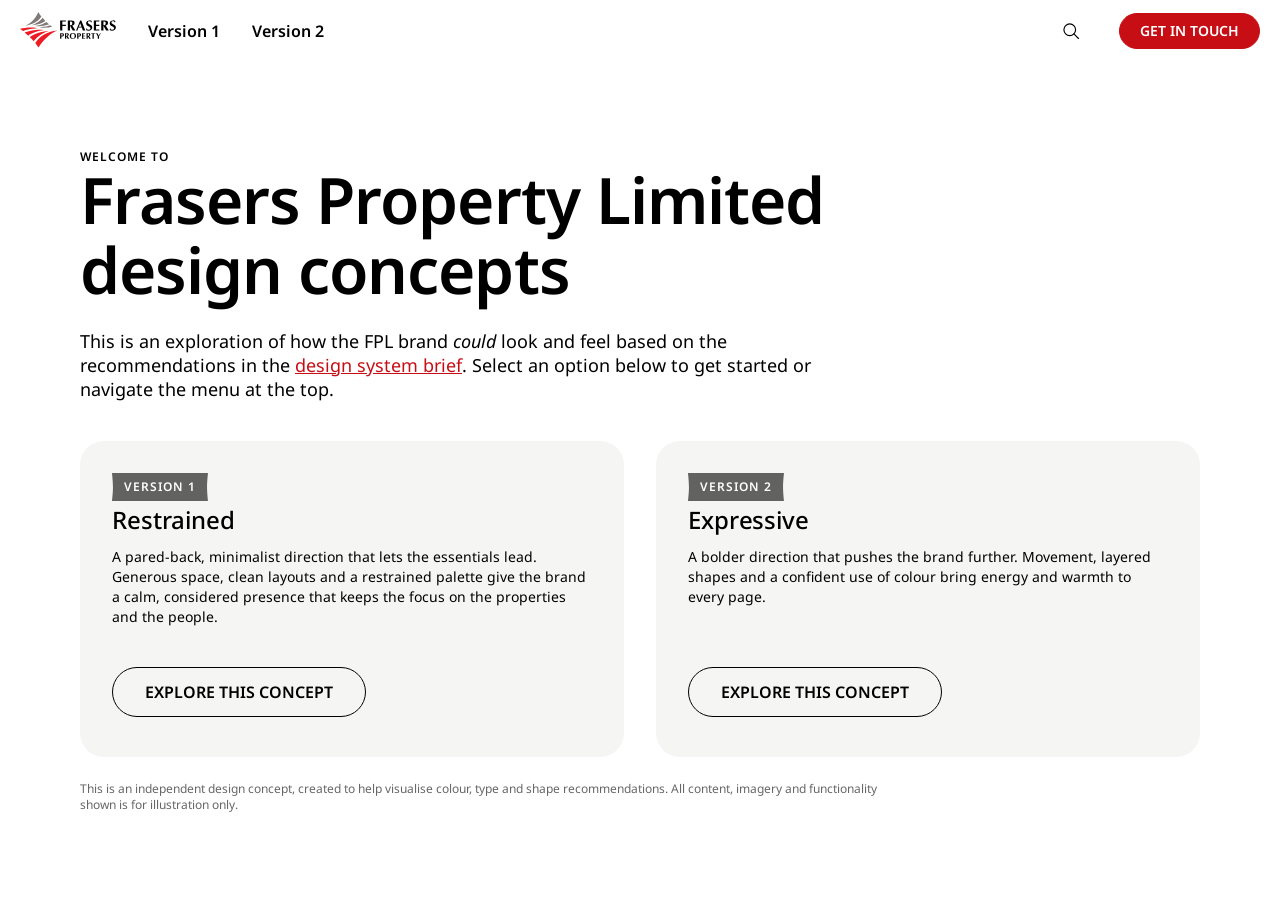
<file: index.html>
<!doctype html>
<html lang="en">
<head>
  <meta charset="utf-8">
  <meta name="viewport" content="width=device-width, initial-scale=1">
  <title>FPL Design Concepts</title>
  <link rel="preconnect" href="https://fonts.googleapis.com">
  <link rel="preconnect" href="https://fonts.gstatic.com" crossorigin>
  <link href="https://fonts.googleapis.com/css2?family=Noto+Sans:ital,wght@0,300;0,400;0,500;0,600;0,700;1,400&display=swap" rel="stylesheet">
  <link rel="stylesheet" href="styles.css">
  <link rel="stylesheet" href="splash.css">
</head>
<body>

<!-- Icon sprite (light-weight line icons, matching Font Awesome Light) -->
<svg width="0" height="0" style="position:absolute" aria-hidden="true">
  <symbol id="i-arrow-right" viewBox="0 0 24 24"><path d="M3.5 12h17M14 5.5l6.5 6.5-6.5 6.5" fill="none" stroke="currentColor" stroke-width="1.4" stroke-linecap="round" stroke-linejoin="round"/></symbol>
  <symbol id="i-arrow-left" viewBox="0 0 24 24"><path d="M20.5 12h-17M10 5.5L3.5 12l6.5 6.5" fill="none" stroke="currentColor" stroke-width="1.4" stroke-linecap="round" stroke-linejoin="round"/></symbol>
  <symbol id="i-arrow-up" viewBox="0 0 24 24"><path d="M12 20.5v-17M5.5 10L12 3.5l6.5 6.5" fill="none" stroke="currentColor" stroke-width="1.4" stroke-linecap="round" stroke-linejoin="round"/></symbol>
  <symbol id="i-plus" viewBox="0 0 24 24"><path d="M12 4v16M4 12h16" fill="none" stroke="currentColor" stroke-width="1.4" stroke-linecap="round"/></symbol>
  <symbol id="i-minus" viewBox="0 0 24 24"><path d="M4 12h16" fill="none" stroke="currentColor" stroke-width="1.4" stroke-linecap="round"/></symbol>
  <symbol id="i-search" viewBox="0 0 24 24"><circle cx="10.5" cy="10.5" r="7" fill="none" stroke="currentColor" stroke-width="1.4"/><path d="M15.5 15.5l5.5 5.5" fill="none" stroke="currentColor" stroke-width="1.4" stroke-linecap="round"/></symbol>
  <symbol id="i-chevron-down" viewBox="0 0 24 24"><path d="M5 9l7 7 7-7" fill="none" stroke="currentColor" stroke-width="1.6" stroke-linecap="round" stroke-linejoin="round"/></symbol>
  <symbol id="i-facebook" viewBox="0 0 24 24"><path fill="currentColor" d="M24 12a12 12 0 1 0-13.9 11.9v-8.4H7.1V12h3V9.4c0-3 1.8-4.7 4.5-4.7 1.3 0 2.7.2 2.7.2v3h-1.5c-1.5 0-2 .9-2 1.9V12h3.4l-.5 3.5h-2.9v8.4A12 12 0 0 0 24 12z"/></symbol>
  <symbol id="i-instagram" viewBox="0 0 24 24"><path fill="currentColor" d="M12 2.2c3.2 0 3.6 0 4.8.1 3.3.1 4.8 1.7 4.9 4.9.1 1.3.1 1.6.1 4.8s0 3.6-.1 4.8c-.1 3.2-1.7 4.8-4.9 4.9-1.3.1-1.6.1-4.8.1s-3.6 0-4.8-.1c-3.3-.1-4.8-1.7-4.9-4.9C2.2 15.6 2.2 15.2 2.2 12s0-3.6.1-4.8C2.4 3.9 3.9 2.4 7.2 2.3 8.4 2.2 8.8 2.2 12 2.2zM12 0C8.7 0 8.3 0 7.1.1 2.7.3.3 2.7.1 7.1 0 8.3 0 8.7 0 12s0 3.7.1 4.9c.2 4.4 2.6 6.8 7 7 1.2.1 1.6.1 4.9.1s3.7 0 4.9-.1c4.4-.2 6.8-2.6 7-7 .1-1.2.1-1.6.1-4.9s0-3.7-.1-4.9c-.2-4.4-2.6-6.8-7-7C15.7 0 15.3 0 12 0zm0 5.8a6.2 6.2 0 1 0 0 12.4 6.2 6.2 0 0 0 0-12.4zM12 16a4 4 0 1 1 0-8 4 4 0 0 1 0 8zm6.4-11.8a1.4 1.4 0 1 0 0 2.9 1.4 1.4 0 0 0 0-2.9z"/></symbol>
  <symbol id="i-linkedin" viewBox="0 0 24 24"><path fill="currentColor" d="M5.4 22H1.3V8.7h4.1V22zM3.3 6.9A2.4 2.4 0 1 1 3.3 2a2.4 2.4 0 0 1 0 4.9zM22.7 22h-4.1v-6.5c0-1.5 0-3.5-2.2-3.5s-2.5 1.7-2.5 3.4V22H9.8V8.7h3.9v1.8h.1c.5-1 1.9-2.2 3.9-2.2 4.2 0 5 2.8 5 6.4V22z"/></symbol>
  <symbol id="i-youtube" viewBox="0 0 24 24"><path fill="currentColor" d="M23.5 6.2a3 3 0 0 0-2.1-2.1C19.5 3.6 12 3.6 12 3.6s-7.5 0-9.4.5A3 3 0 0 0 .5 6.2 31.6 31.6 0 0 0 0 12a31.6 31.6 0 0 0 .5 5.8 3 3 0 0 0 2.1 2.1c1.9.5 9.4.5 9.4.5s7.5 0 9.4-.5a3 3 0 0 0 2.1-2.1c.4-1.9.5-5.8.5-5.8s0-3.9-.5-5.8zM9.6 15.6V8.4l6.3 3.6-6.3 3.6z"/></symbol>
</svg>

<!-- ============ NAV ============ -->
<header class="nav" id="nav">
  <div class="nav__inner">
    <div class="nav__left">
      <a href="index.html" class="nav__logo" aria-label="Design concepts home" aria-current="page"><img src="img/logo.svg" alt="Frasers Property" width="96" height="37"></a>
      <a href="version-1.html" class="nav__link">Version 1</a>
      <a href="version-2.html" class="nav__link">Version 2</a>
    </div>
    <div class="nav__right">
      <button class="icon-btn" aria-label="Search"><svg class="icon icon--20"><use href="#i-search"/></svg></button>
      <a href="#" class="btn btn--primary btn--sm">Get in touch</a>
    </div>
  </div>
</header>

<!-- ============ SPLASH ============ -->
<main class="splash">
  <div class="splash__inner">
    <div class="splash__intro">
      <div class="splash__heading">
        <p class="overline">Welcome to</p>
        <h1 class="splash__title">Frasers Property Limited design concepts</h1>
      </div>
      <p class="splash__body">This is an exploration of how the FPL brand <em>could</em> look and feel based on the recommendations in the <a href="#">design system brief</a>. Select an option below to get started or navigate the menu at the top.</p>
    </div>
    <div class="splash__cards">
      <article class="concept">
        <div class="concept__text">
          <div class="concept__head">
            <span class="tag tag--dark">Version 1</span>
            <h2 class="concept__title">Restrained</h2>
          </div>
          <p class="concept__desc">A pared-back, minimalist direction that lets the essentials lead. Generous space, clean layouts and a restrained palette give the brand a calm, considered presence that keeps the focus on the properties and the people.</p>
        </div>
        <a href="version-1.html" class="btn btn--outline concept__btn" aria-label="Explore this concept: Version 1, Restrained">Explore this concept</a>
      </article>
      <article class="concept">
        <div class="concept__text">
          <div class="concept__head">
            <span class="tag tag--dark">Version 2</span>
            <h2 class="concept__title">Expressive</h2>
          </div>
          <p class="concept__desc">A bolder direction that pushes the brand further. Movement, layered shapes and a confident use of colour bring energy and warmth to every page.</p>
        </div>
        <a href="version-2.html" class="btn btn--outline concept__btn" aria-label="Explore this concept: Version 2, Expressive">Explore this concept</a>
      </article>
    </div>
    <p class="splash__disclaimer">This is an independent design concept, created to help visualise colour, type and shape recommendations. All content, imagery and functionality shown is for illustration only.</p>
  </div>
</main>

</body>
</html>
</file>
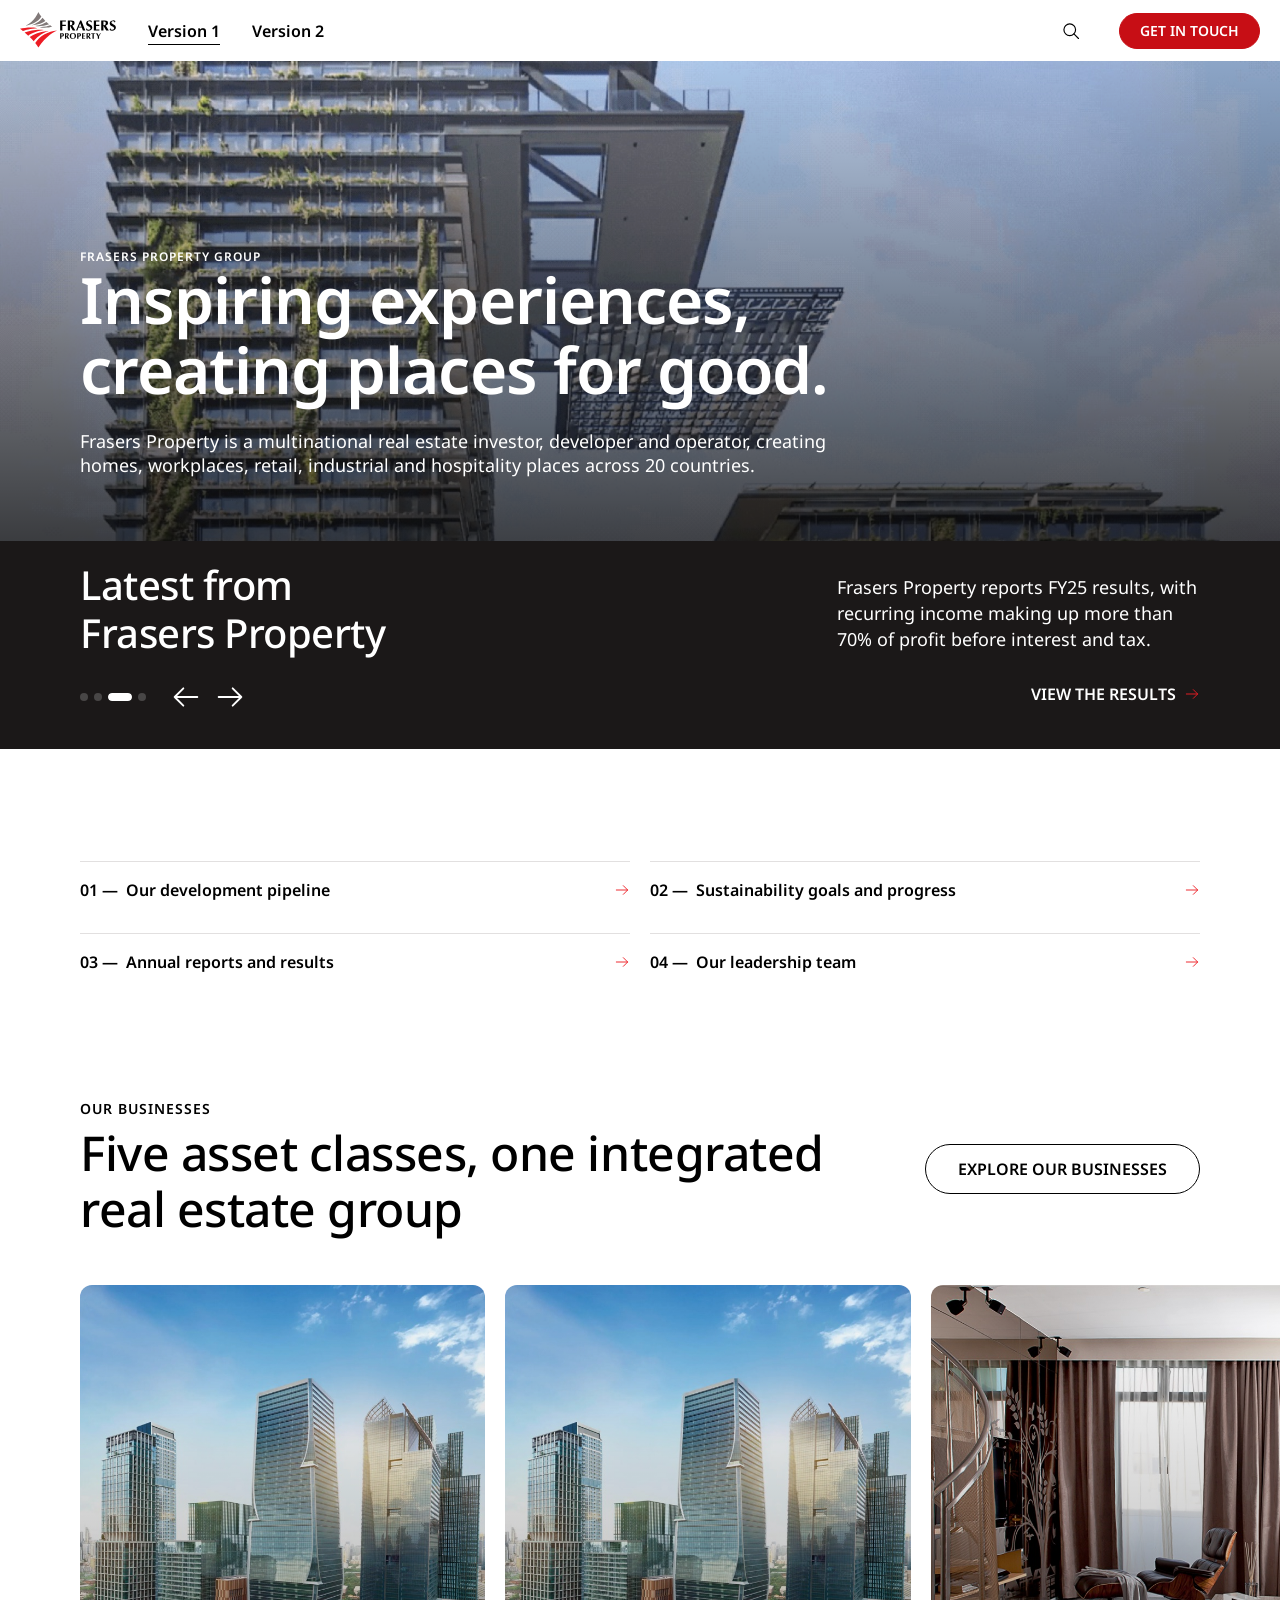
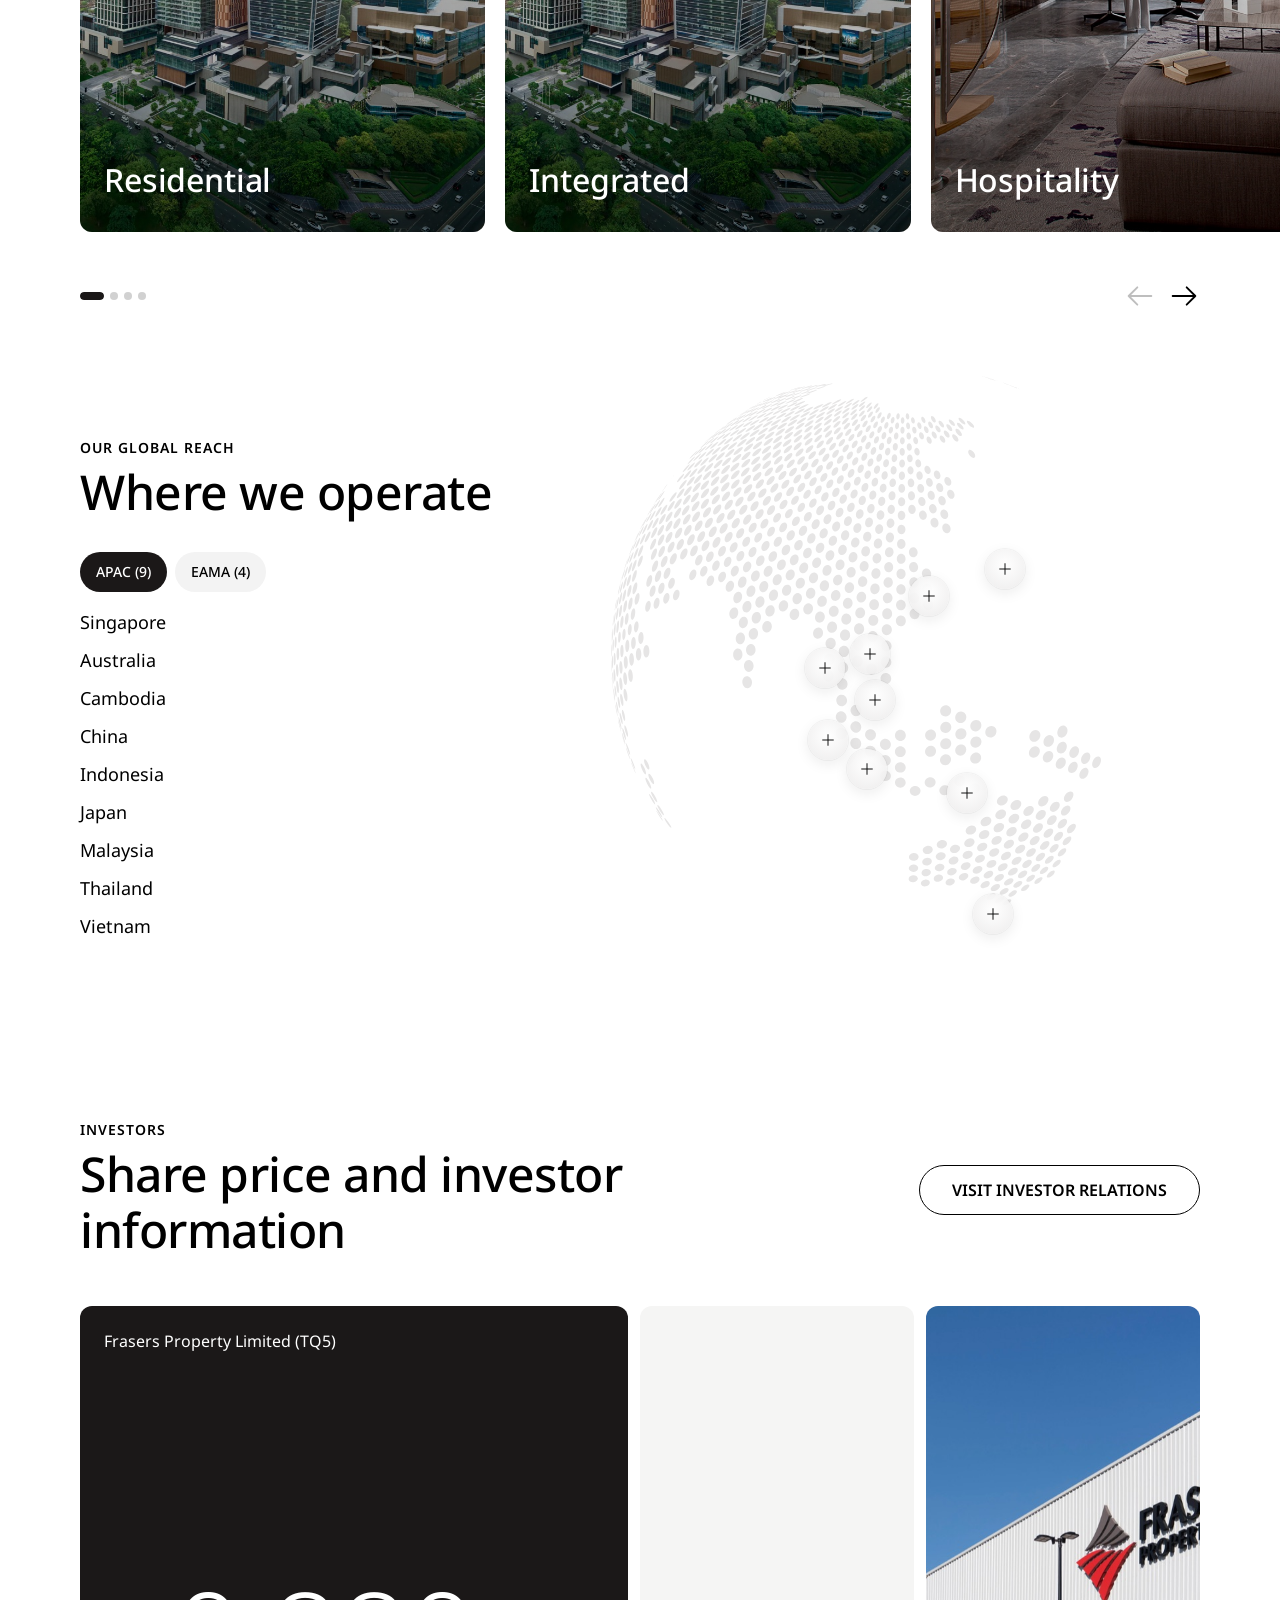
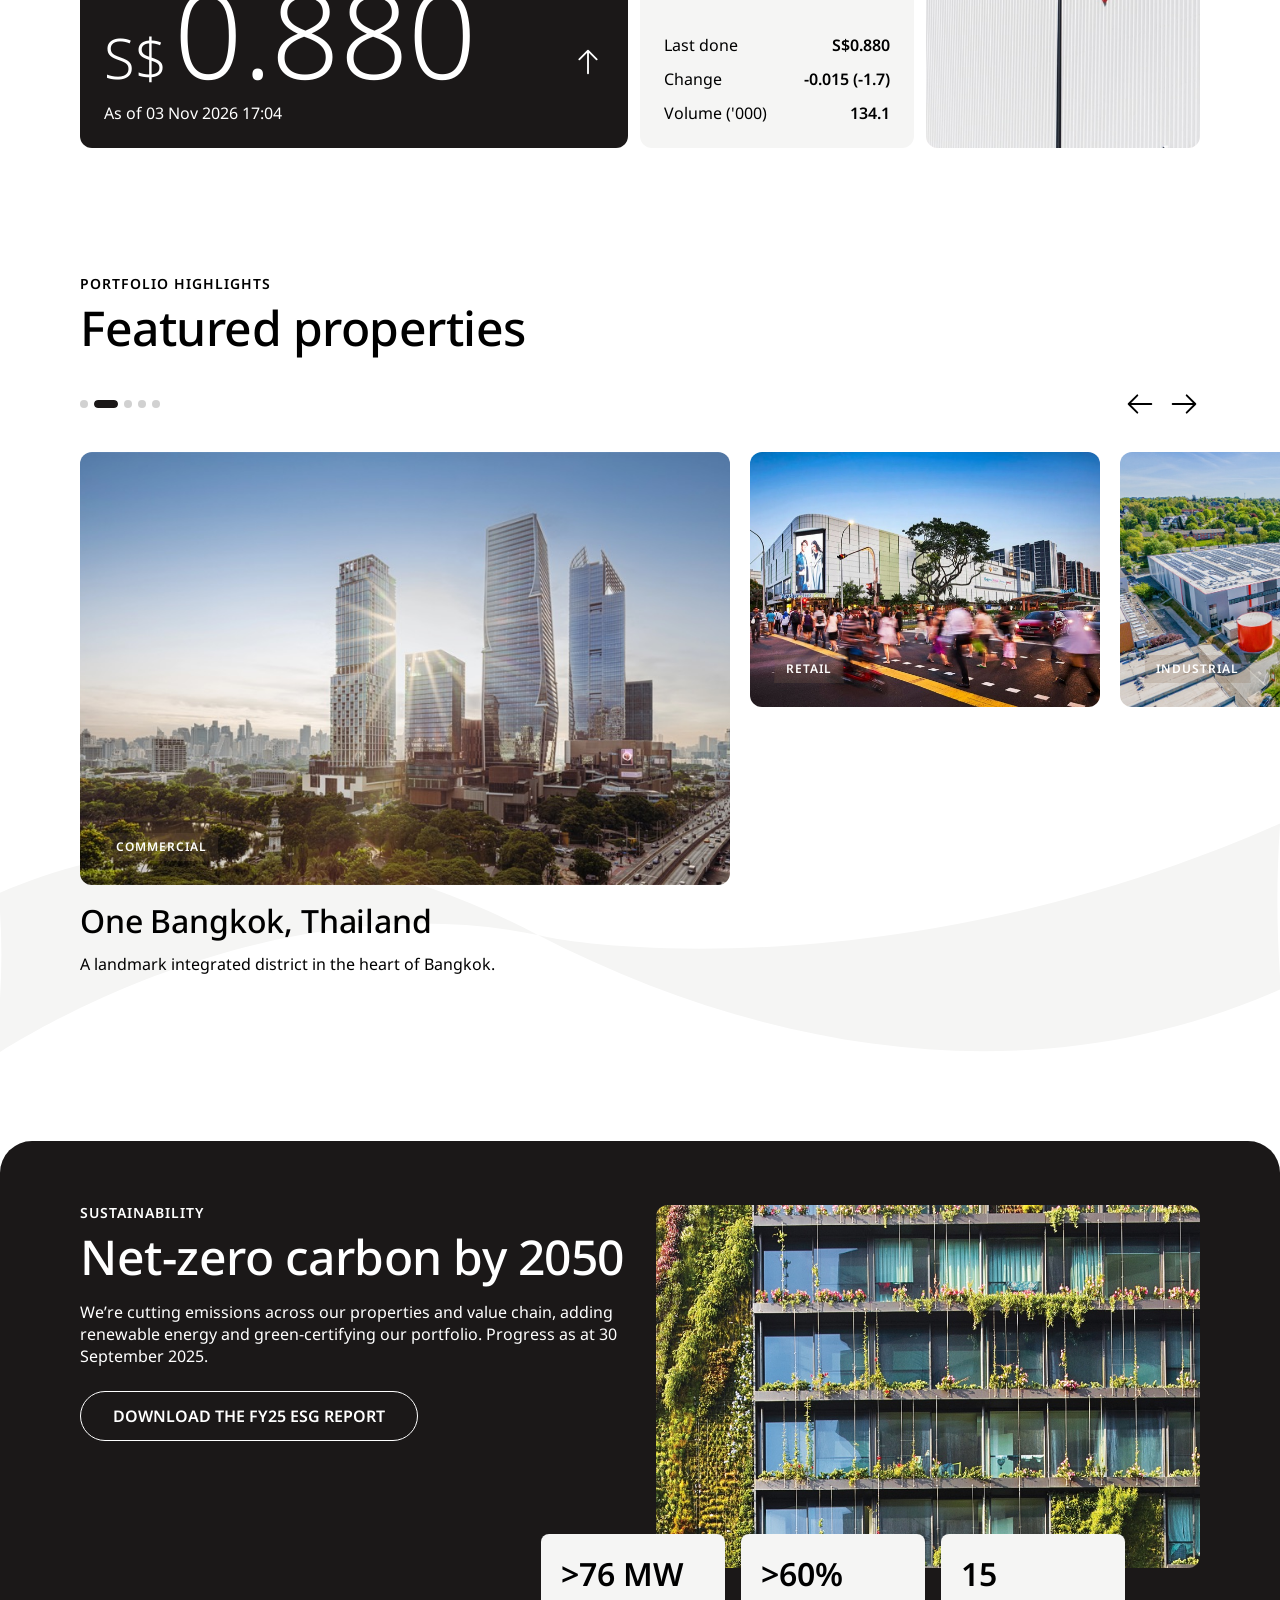
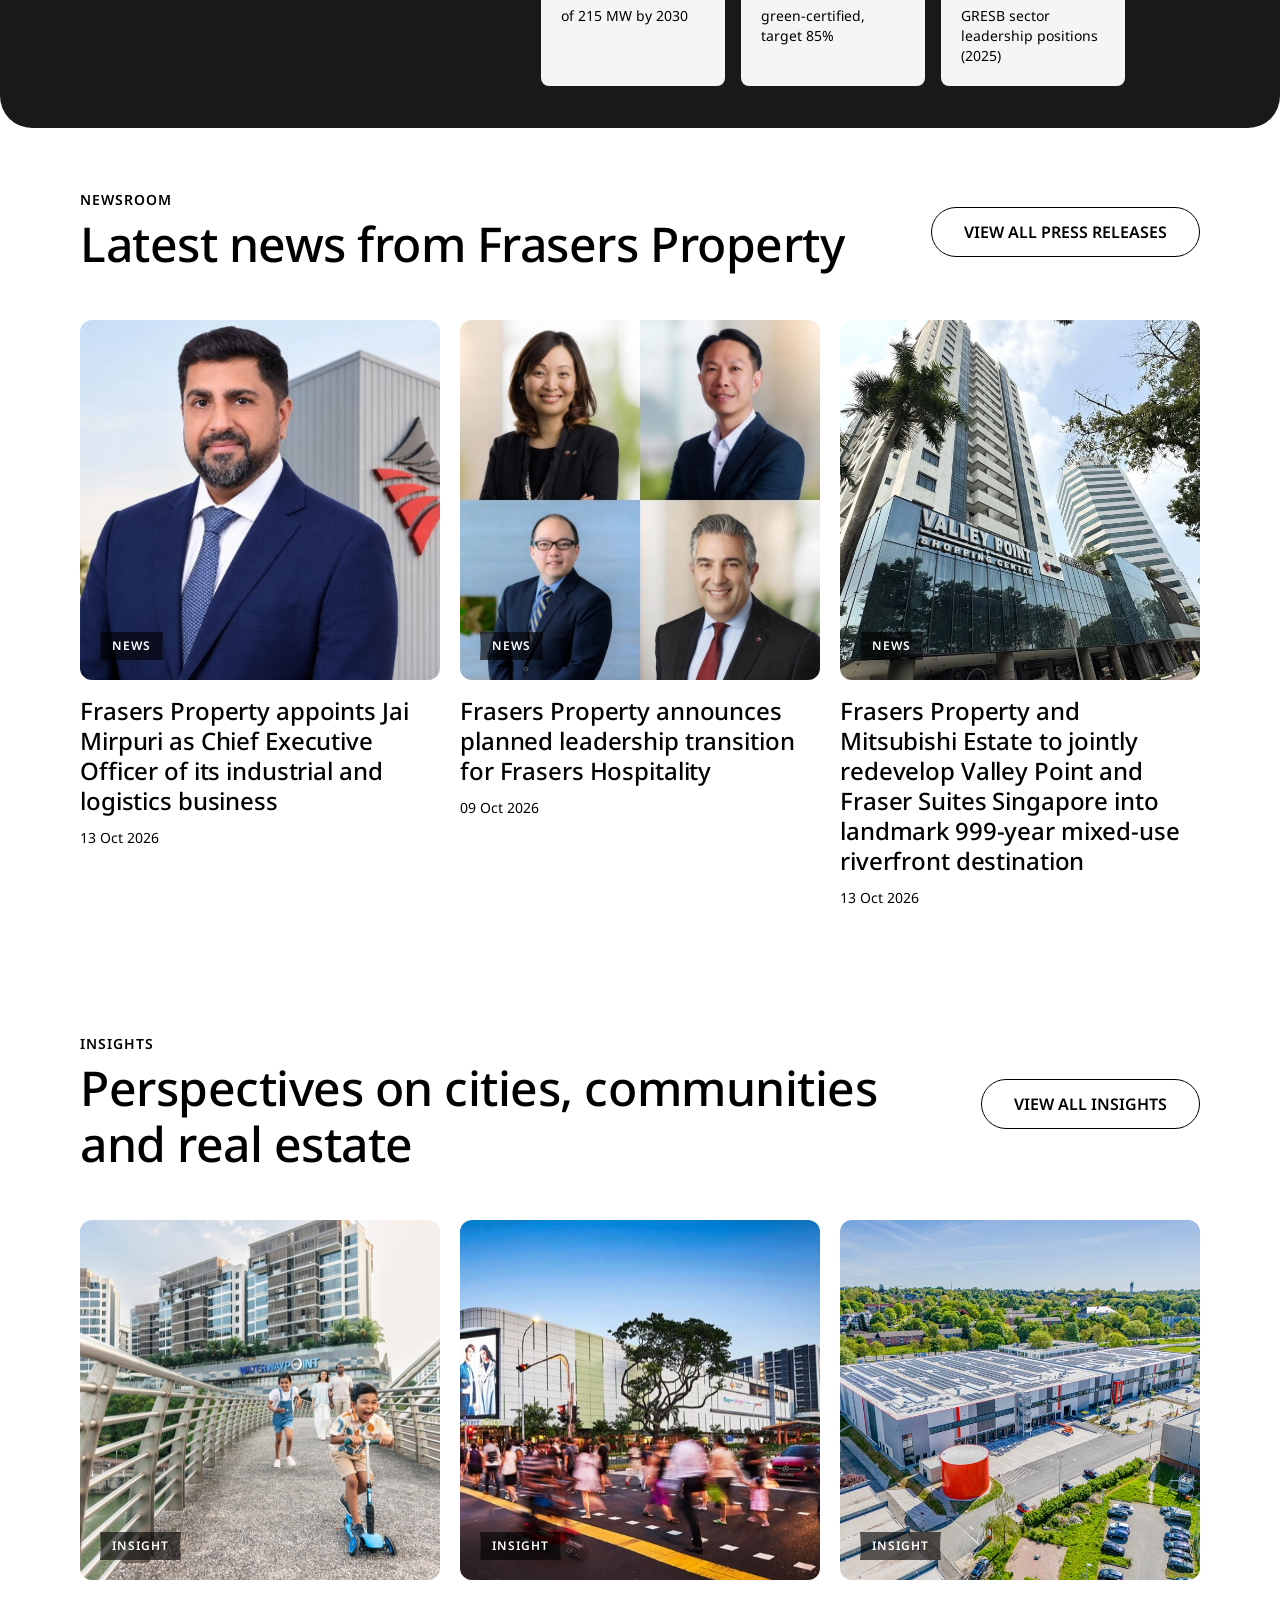
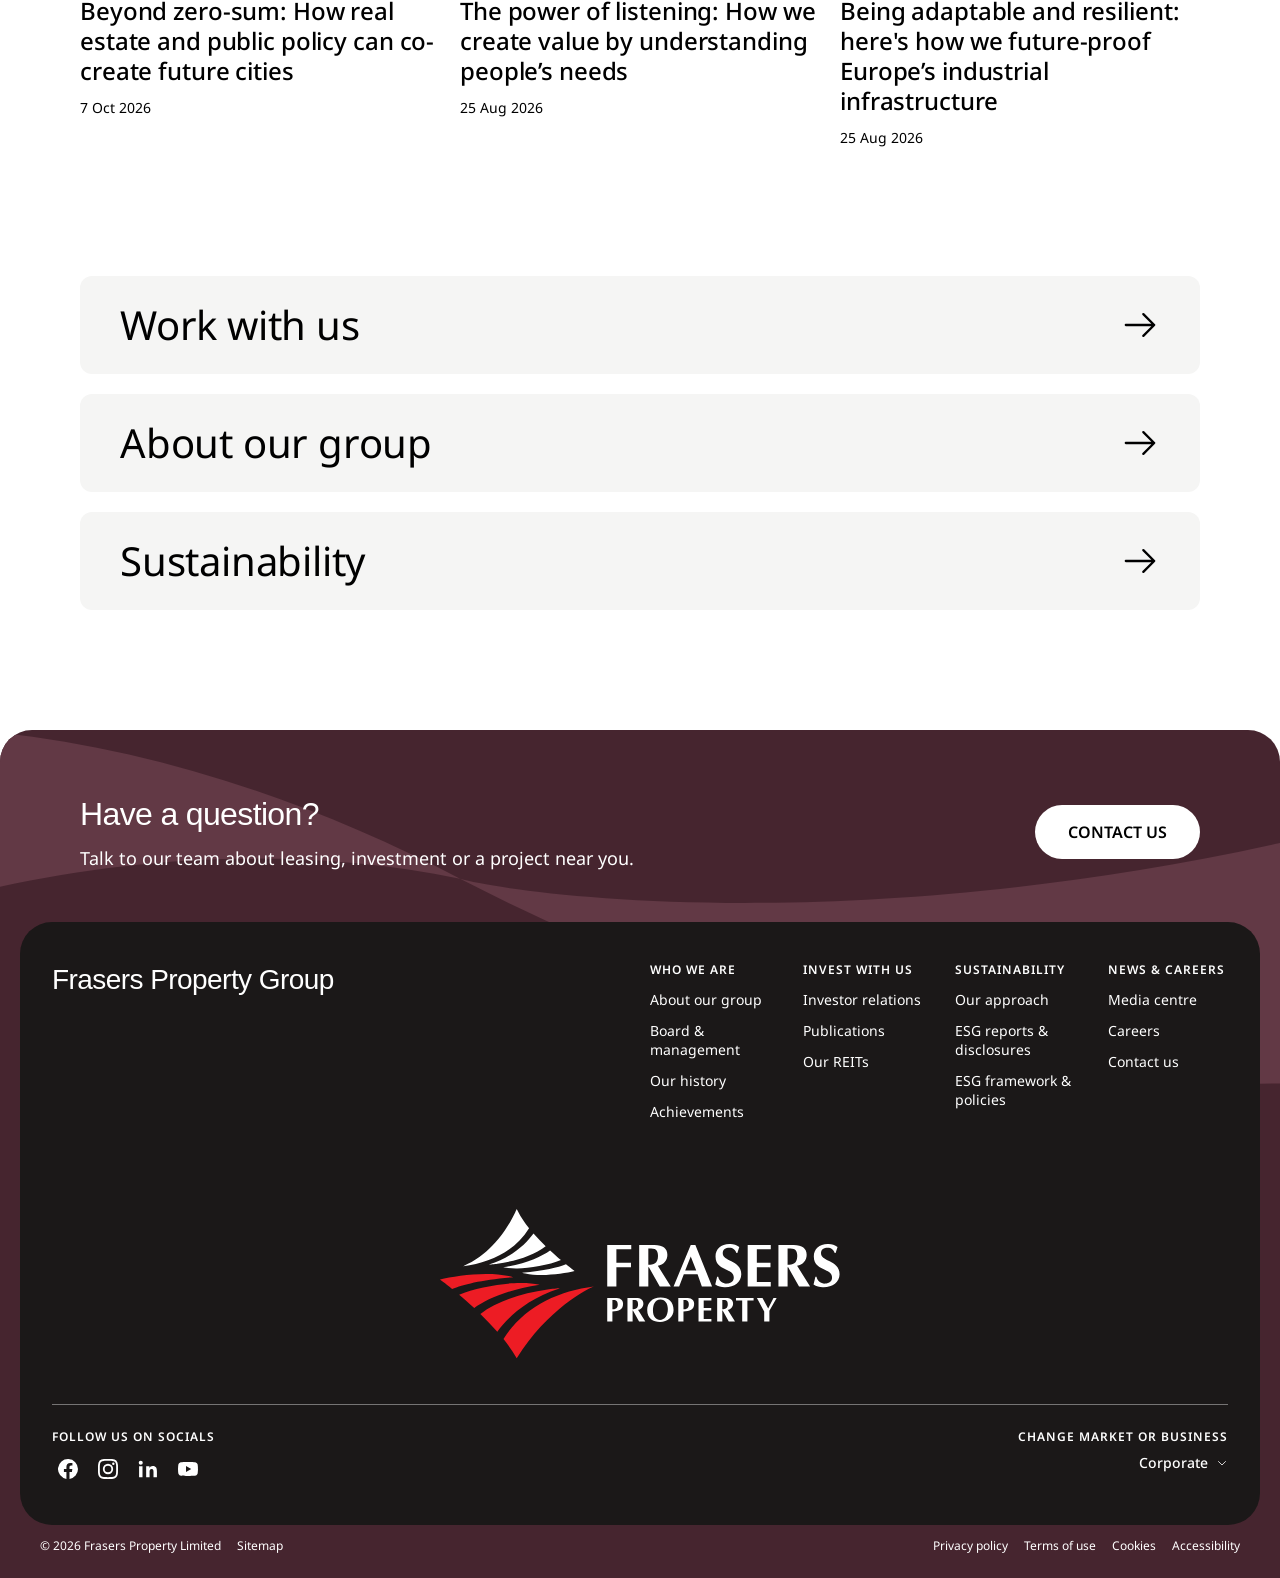
<file: version-1.html>
<!doctype html>
<html lang="en">
<head>
  <meta charset="utf-8">
  <meta name="viewport" content="width=device-width, initial-scale=1">
  <title>Frasers Property Group</title>
  <link rel="preconnect" href="https://fonts.googleapis.com">
  <link rel="preconnect" href="https://fonts.gstatic.com" crossorigin>
  <link href="https://fonts.googleapis.com/css2?family=Noto+Sans:wght@300;400;500;600;700&display=swap" rel="stylesheet">
  <link rel="stylesheet" href="styles.css">
</head>
<body>

<!-- Icon sprite (light-weight line icons, matching Font Awesome Light) -->
<svg width="0" height="0" style="position:absolute" aria-hidden="true">
  <symbol id="i-arrow-right" viewBox="0 0 24 24"><path d="M3.5 12h17M14 5.5l6.5 6.5-6.5 6.5" fill="none" stroke="currentColor" stroke-width="1.4" stroke-linecap="round" stroke-linejoin="round"/></symbol>
  <symbol id="i-arrow-left" viewBox="0 0 24 24"><path d="M20.5 12h-17M10 5.5L3.5 12l6.5 6.5" fill="none" stroke="currentColor" stroke-width="1.4" stroke-linecap="round" stroke-linejoin="round"/></symbol>
  <symbol id="i-arrow-up" viewBox="0 0 24 24"><path d="M12 20.5v-17M5.5 10L12 3.5l6.5 6.5" fill="none" stroke="currentColor" stroke-width="1.4" stroke-linecap="round" stroke-linejoin="round"/></symbol>
  <symbol id="i-plus" viewBox="0 0 24 24"><path d="M12 4v16M4 12h16" fill="none" stroke="currentColor" stroke-width="1.4" stroke-linecap="round"/></symbol>
  <symbol id="i-minus" viewBox="0 0 24 24"><path d="M4 12h16" fill="none" stroke="currentColor" stroke-width="1.4" stroke-linecap="round"/></symbol>
  <symbol id="i-search" viewBox="0 0 24 24"><circle cx="10.5" cy="10.5" r="7" fill="none" stroke="currentColor" stroke-width="1.4"/><path d="M15.5 15.5l5.5 5.5" fill="none" stroke="currentColor" stroke-width="1.4" stroke-linecap="round"/></symbol>
  <symbol id="i-chevron-down" viewBox="0 0 24 24"><path d="M5 9l7 7 7-7" fill="none" stroke="currentColor" stroke-width="1.6" stroke-linecap="round" stroke-linejoin="round"/></symbol>
  <symbol id="i-facebook" viewBox="0 0 24 24"><path fill="currentColor" d="M24 12a12 12 0 1 0-13.9 11.9v-8.4H7.1V12h3V9.4c0-3 1.8-4.7 4.5-4.7 1.3 0 2.7.2 2.7.2v3h-1.5c-1.5 0-2 .9-2 1.9V12h3.4l-.5 3.5h-2.9v8.4A12 12 0 0 0 24 12z"/></symbol>
  <symbol id="i-instagram" viewBox="0 0 24 24"><path fill="currentColor" d="M12 2.2c3.2 0 3.6 0 4.8.1 3.3.1 4.8 1.7 4.9 4.9.1 1.3.1 1.6.1 4.8s0 3.6-.1 4.8c-.1 3.2-1.7 4.8-4.9 4.9-1.3.1-1.6.1-4.8.1s-3.6 0-4.8-.1c-3.3-.1-4.8-1.7-4.9-4.9C2.2 15.6 2.2 15.2 2.2 12s0-3.6.1-4.8C2.4 3.9 3.9 2.4 7.2 2.3 8.4 2.2 8.8 2.2 12 2.2zM12 0C8.7 0 8.3 0 7.1.1 2.7.3.3 2.7.1 7.1 0 8.3 0 8.7 0 12s0 3.7.1 4.9c.2 4.4 2.6 6.8 7 7 1.2.1 1.6.1 4.9.1s3.7 0 4.9-.1c4.4-.2 6.8-2.6 7-7 .1-1.2.1-1.6.1-4.9s0-3.7-.1-4.9c-.2-4.4-2.6-6.8-7-7C15.7 0 15.3 0 12 0zm0 5.8a6.2 6.2 0 1 0 0 12.4 6.2 6.2 0 0 0 0-12.4zM12 16a4 4 0 1 1 0-8 4 4 0 0 1 0 8zm6.4-11.8a1.4 1.4 0 1 0 0 2.9 1.4 1.4 0 0 0 0-2.9z"/></symbol>
  <symbol id="i-linkedin" viewBox="0 0 24 24"><path fill="currentColor" d="M5.4 22H1.3V8.7h4.1V22zM3.3 6.9A2.4 2.4 0 1 1 3.3 2a2.4 2.4 0 0 1 0 4.9zM22.7 22h-4.1v-6.5c0-1.5 0-3.5-2.2-3.5s-2.5 1.7-2.5 3.4V22H9.8V8.7h3.9v1.8h.1c.5-1 1.9-2.2 3.9-2.2 4.2 0 5 2.8 5 6.4V22z"/></symbol>
  <symbol id="i-youtube" viewBox="0 0 24 24"><path fill="currentColor" d="M23.5 6.2a3 3 0 0 0-2.1-2.1C19.5 3.6 12 3.6 12 3.6s-7.5 0-9.4.5A3 3 0 0 0 .5 6.2 31.6 31.6 0 0 0 0 12a31.6 31.6 0 0 0 .5 5.8 3 3 0 0 0 2.1 2.1c1.9.5 9.4.5 9.4.5s7.5 0 9.4-.5a3 3 0 0 0 2.1-2.1c.4-1.9.5-5.8.5-5.8s0-3.9-.5-5.8zM9.6 15.6V8.4l6.3 3.6-6.3 3.6z"/></symbol>
</svg>

<!-- ============ NAV ============ -->
<header class="nav" id="nav">
  <div class="nav__inner">
    <div class="nav__left">
      <a href="index.html" class="nav__logo" aria-label="Design concepts home"><img src="img/logo.svg" alt="Frasers Property" width="96" height="37"></a>
      <a href="version-1.html" class="nav__link is-current" aria-current="page">Version 1</a>
      <a href="version-2.html" class="nav__link">Version 2</a>
    </div>
    <div class="nav__right">
      <button class="icon-btn" aria-label="Search"><svg class="icon icon--20"><use href="#i-search"/></svg></button>
      <a href="#" class="btn btn--primary btn--sm">Get in touch</a>
    </div>
  </div>
</header>

<main>

<!-- ============ HERO ============ -->
<section class="hero">
  <div class="hero__media" aria-hidden="true">
    <video src="img/hero-v2.mp4" poster="img/hero.jpg" autoplay muted loop playsinline preload="auto"></video>
  </div>
  <div class="hero__content wrap">
    <p class="overline reveal">Frasers Property Group</p>
    <h1 class="hero__title reveal">Inspiring experiences,<br>creating places for good.</h1>
    <p class="hero__body reveal">Frasers Property is a multinational real estate investor, developer and operator, creating homes, workplaces, retail, industrial and hospitality places across 20 countries.</p>
  </div>
</section>

<!-- ============ LATEST FROM FRASERS (timed news carousel) ============ -->
<section class="latest" data-carousel="latest" aria-roledescription="carousel" aria-label="Latest from Frasers Property">
  <div class="latest__grid wrap">
    <div class="latest__left">
      <h2 class="latest__title">Latest from<br class="d-only"> Frasers Property</h2>
      <div class="controls controls--light d-only-flex">
        <div class="dots" data-dots></div>
        <div class="arrows">
          <button class="arrow" data-prev aria-label="Previous"><svg class="icon"><use href="#i-arrow-left"/></svg></button>
          <button class="arrow" data-next aria-label="Next"><svg class="icon"><use href="#i-arrow-right"/></svg></button>
        </div>
      </div>
    </div>
    <div class="latest__right">
      <div class="latest__stage" aria-live="polite">
        <div class="latest__slide is-active">
          <p class="latest__text">Frasers Property appoints Jai Mirpuri as Chief Executive Officer of its industrial and logistics business.</p>
          <a href="#" class="text-link">Read the announcement <svg class="icon icon--16 text-red"><use href="#i-arrow-right"/></svg></a>
        </div>
        <div class="latest__slide">
          <p class="latest__text">Frasers Property and Mitsubishi Estate to jointly redevelop Valley Point and Fraser Suites Singapore into a riverfront destination.</p>
          <a href="#" class="text-link">Read the announcement <svg class="icon icon--16 text-red"><use href="#i-arrow-right"/></svg></a>
        </div>
        <div class="latest__slide">
          <p class="latest__text">Frasers Property reports FY25 results, with recurring income making up more than 70% of profit before interest and tax.</p>
          <a href="#" class="text-link">View the results <svg class="icon icon--16 text-red"><use href="#i-arrow-right"/></svg></a>
        </div>
        <div class="latest__slide">
          <p class="latest__text">Frasers Hospitality announces a planned leadership transition as it enters its next phase of growth.</p>
          <a href="#" class="text-link">Read the announcement <svg class="icon icon--16 text-red"><use href="#i-arrow-right"/></svg></a>
        </div>
      </div>
    </div>
    <div class="controls controls--light m-only-flex">
      <div class="dots" data-dots></div>
      <div class="arrows">
        <button class="arrow" data-prev aria-label="Previous"><svg class="icon"><use href="#i-arrow-left"/></svg></button>
        <button class="arrow" data-next aria-label="Next"><svg class="icon"><use href="#i-arrow-right"/></svg></button>
      </div>
    </div>
  </div>
</section>

<!-- ============ I'M LOOKING FOR ============ -->
<section class="quick wrap">
  <p class="overline reveal">I’m looking for</p>
  <div class="quick__grid">
    <a href="#" class="quick__link reveal"><span>01 —</span><span class="quick__label">Our development pipeline</span><svg class="icon icon--16 text-red"><use href="#i-arrow-right"/></svg></a>
    <a href="#" class="quick__link reveal"><span>02 —</span><span class="quick__label">Sustainability goals and progress</span><svg class="icon icon--16 text-red"><use href="#i-arrow-right"/></svg></a>
    <a href="#" class="quick__link reveal"><span>03 —</span><span class="quick__label">Annual reports and results</span><svg class="icon icon--16 text-red"><use href="#i-arrow-right"/></svg></a>
    <a href="#" class="quick__link reveal"><span>04 —</span><span class="quick__label">Our leadership team</span><svg class="icon icon--16 text-red"><use href="#i-arrow-right"/></svg></a>
  </div>
</section>

<!-- ============ OUR BUSINESSES ============ -->
<section class="biz section" data-scroller="biz">
  <div class="wrap section-head reveal">
    <div class="section-head__text">
      <p class="overline overline--lg">Our businesses</p>
      <h2 class="h-xl">Five asset classes, one integrated real estate group</h2>
    </div>
    <a href="#" class="btn btn--outline d-only-flex">Explore our businesses</a>
  </div>

  <div class="biz__track" data-track>
    <a href="#" class="biz-card">
      <img src="img/card-1.jpg" alt="" loading="lazy">
      <div class="biz-card__content">
        <div class="biz-card__panel" aria-hidden="true"><img src="img/card-curve.svg" alt=""></div>
        <h3 class="biz-card__title">Residential</h3>
        <div class="biz-card__more"><div>
          <p>Homes and communities designed for the way people live, from apartments to master-planned estates.</p>
          <svg class="icon icon--32 biz-card__arrow"><use href="#i-arrow-right"/></svg>
        </div></div>
      </div>
    </a>
    <a href="#" class="biz-card">
      <img src="img/card-1.jpg" alt="" loading="lazy">
      <div class="biz-card__content">
        <div class="biz-card__panel" aria-hidden="true"><img src="img/card-curve.svg" alt=""></div>
        <h3 class="biz-card__title">Integrated</h3>
        <div class="biz-card__more"><div>
          <p>Mixed-use precincts that bring homes, workplaces and retail together.</p>
          <svg class="icon icon--32 biz-card__arrow"><use href="#i-arrow-right"/></svg>
        </div></div>
      </div>
    </a>
    <a href="#" class="biz-card">
      <img src="img/card-2.jpg" alt="" loading="lazy">
      <div class="biz-card__content">
        <div class="biz-card__panel" aria-hidden="true"><img src="img/card-curve.svg" alt=""></div>
        <h3 class="biz-card__title">Hospitality</h3>
        <div class="biz-card__more"><div>
          <p>Serviced residences and hotels across more than 70 cities worldwide.</p>
          <svg class="icon icon--32 biz-card__arrow"><use href="#i-arrow-right"/></svg>
        </div></div>
      </div>
    </a>
    <a href="#" class="biz-card">
      <img src="img/card-3.jpg" alt="" loading="lazy">
      <div class="biz-card__content">
        <div class="biz-card__panel" aria-hidden="true"><img src="img/card-curve.svg" alt=""></div>
        <h3 class="biz-card__title">Commercial and business parks</h3>
        <div class="biz-card__more"><div>
          <p>Offices and business parks built for the way modern teams work.</p>
          <svg class="icon icon--32 biz-card__arrow"><use href="#i-arrow-right"/></svg>
        </div></div>
      </div>
    </a>
    <a href="#" class="biz-card">
      <img src="img/investor.jpg" alt="" loading="lazy">
      <div class="biz-card__content">
        <div class="biz-card__panel" aria-hidden="true"><img src="img/card-curve.svg" alt=""></div>
        <h3 class="biz-card__title">Industrial and logistics</h3>
        <div class="biz-card__more"><div>
          <p>Logistics and light industrial facilities across Asia, Australia and Europe.</p>
          <svg class="icon icon--32 biz-card__arrow"><use href="#i-arrow-right"/></svg>
        </div></div>
      </div>
    </a>
    <a href="#" class="biz-card">
      <img src="img/card-retail.jpg" alt="" loading="lazy">
      <div class="biz-card__content">
        <div class="biz-card__panel" aria-hidden="true"><img src="img/card-curve.svg" alt=""></div>
        <h3 class="biz-card__title">Retail</h3>
        <div class="biz-card__more"><div>
          <p>Suburban malls and community hubs at the heart of everyday neighbourhood life.</p>
          <svg class="icon icon--32 biz-card__arrow"><use href="#i-arrow-right"/></svg>
        </div></div>
      </div>
    </a>
  </div>

  <div class="wrap controls">
    <div class="dots dots--dark" data-dots></div>
    <div class="arrows">
      <button class="arrow" data-prev aria-label="Previous"><svg class="icon"><use href="#i-arrow-left"/></svg></button>
      <button class="arrow" data-next aria-label="Next"><svg class="icon"><use href="#i-arrow-right"/></svg></button>
    </div>
  </div>
  <div class="wrap m-only"><a href="#" class="btn btn--outline btn--block">Explore our businesses</a></div>
</section>

<!-- ============ WHERE WE OPERATE ============ -->
<section class="ops section" id="ops">
  <div class="wrap ops__grid">
    <div class="ops__left">
      <div class="reveal">
        <p class="overline overline--lg">Our global reach</p>
        <h2 class="h-xl">Where we operate</h2>
      </div>
      <div class="chips" role="tablist" aria-label="Region">
        <button class="chip is-selected" role="tab" aria-selected="true" data-region="apac">APAC (9)</button>
        <button class="chip" role="tab" aria-selected="false" data-region="eama">EAMA (4)</button>
      </div>
      <ul class="ops__list" data-country-list></ul>
      <div class="ops__accordion" data-accordion></div>
    </div>

    <div class="ops__stage" data-stage>
      <img class="ops__map" src="img/map-dots.svg" alt="" aria-hidden="true">
      <div class="ops__markers" data-markers></div>
      <div class="country-card" data-popup role="dialog" aria-modal="false" aria-hidden="true" tabindex="-1">
        <div class="country-card__inner" data-popup-inner></div>
      </div>
    </div>
  </div>
</section>

<!-- ============ INVESTORS ============ -->
<section class="investors section wrap">
  <div class="section-head reveal">
    <div class="section-head__text">
      <p class="overline overline--lg">Investors</p>
      <h2 class="h-xl">Share price and investor information</h2>
    </div>
    <a href="#" class="btn btn--outline d-only-flex">Visit investor relations</a>
  </div>
  <div class="investors__grid">
    <div class="stat-card reveal">
      <p>Frasers Property Limited (TQ5)</p>
      <div>
        <div class="stat-card__price">
          <span class="stat-card__cur">S$</span>
          <span class="stat-card__num">0.880</span>
          <svg class="icon icon--32"><use href="#i-arrow-up"/></svg>
        </div>
        <p class="stat-card__date">As of 03 Nov 2026 17:04</p>
      </div>
    </div>
    <div class="facts reveal">
      <div><span>Last done</span><strong>S$0.880</strong></div>
      <div><span>Change</span><strong>-0.015 (-1.7)</strong></div>
      <div><span>Volume ('000)</span><strong>134.1</strong></div>
    </div>
    <div class="investors__img reveal"><img src="img/investor.jpg" alt="Frasers Property logistics facility" loading="lazy"></div>
  </div>
  <a href="#" class="btn btn--outline btn--block m-only">Visit investor relations</a>
</section>

<!-- ============ FEATURED PROPERTIES (timed carousel) ============ -->
<section class="featured section" data-carousel="featured" aria-roledescription="carousel" aria-label="Featured properties">
  <div class="featured__swoosh" aria-hidden="true"><img src="img/swoosh.svg" alt=""></div>
  <div class="wrap featured__head reveal">
    <p class="overline overline--lg">Portfolio highlights</p>
    <h2 class="h-xl">Featured properties</h2>
  </div>
  <div class="wrap controls featured__controls">
    <div class="dots dots--dark" data-dots></div>
    <div class="arrows">
      <button class="arrow" data-prev aria-label="Previous"><svg class="icon"><use href="#i-arrow-left"/></svg></button>
      <button class="arrow" data-next aria-label="Next"><svg class="icon"><use href="#i-arrow-right"/></svg></button>
    </div>
  </div>
  <div class="wrap">
    <div class="featured__viewport">
      <div class="featured__track" data-track>
        <a href="#" class="feat-card is-active">
          <div class="feat-card__img"><img src="img/property-1.jpg" alt=""><span class="tag tag--light">Hospitality</span></div>
          <div class="feat-card__text">
            <h3>Fraser Place Wujiaochang, Shanghai</h3>
            <p>Serviced residences in Shanghai’s Wujiaochang business district.</p>
          </div>
        </a>
        <a href="#" class="feat-card">
          <div class="feat-card__img"><img src="img/property-2.jpg" alt=""><span class="tag tag--light">Commercial</span></div>
          <div class="feat-card__text">
            <h3>One Bangkok, Thailand</h3>
            <p>A landmark integrated district in the heart of Bangkok.</p>
          </div>
        </a>
        <a href="#" class="feat-card">
          <div class="feat-card__img"><img src="img/insight-2.jpg" alt=""><span class="tag tag--light">Retail</span></div>
          <div class="feat-card__text">
            <h3>Northpoint City, Singapore</h3>
            <p>The largest mall in Singapore’s north, connected to transit and homes.</p>
          </div>
        </a>
        <a href="#" class="feat-card">
          <div class="feat-card__img"><img src="img/insight-3.jpg" alt=""><span class="tag tag--light">Industrial</span></div>
          <div class="feat-card__text">
            <h3>Frasers Logistics Park, Germany</h3>
            <p>Sustainable logistics facilities serving Europe’s key trade corridors.</p>
          </div>
        </a>
        <a href="#" class="feat-card">
          <div class="feat-card__img"><img src="img/insight-1.jpg" alt=""><span class="tag tag--light">Residential</span></div>
          <div class="feat-card__text">
            <h3>Waterway Point, Punggol</h3>
            <p>Waterfront living and retail designed around community.</p>
          </div>
        </a>
      </div>
    </div>
  </div>
</section>

<!-- ============ SUSTAINABILITY ============ -->
<section class="sus-wrap">
  <div class="sus">
    <div class="sus__text reveal">
      <p class="overline overline--lg">Sustainability</p>
      <h2 class="h-xl">Net-zero carbon by 2050</h2>
      <p class="sus__body">We’re cutting emissions across our properties and value chain, adding renewable energy and green-certifying our portfolio. Progress as at 30 September 2025.</p>
      <a href="#" class="btn btn--outline-light d-only-flex">Download the FY25 ESG report</a>
    </div>
    <div class="sus__media reveal">
      <img src="img/sustainability.jpg" alt="Green facade with vertical gardens" loading="lazy">
      <div class="sus__facets">
        <div class="facet"><strong>&gt;76 MW</strong><span>of 215 MW by 2030</span></div>
        <div class="facet"><strong>&gt;60%</strong><span>green-certified, target 85%</span></div>
        <div class="facet"><strong>15</strong><span>GRESB sector leadership positions (2025)</span></div>
      </div>
    </div>
    <a href="#" class="btn btn--outline-light btn--block m-only">Download the FY25 ESG report</a>
  </div>
</section>

<!-- ============ NEWSROOM ============ -->
<section class="news section wrap">
  <div class="section-head reveal">
    <div class="section-head__text">
      <p class="overline overline--lg">Newsroom</p>
      <h2 class="h-xl">Latest news from Frasers Property</h2>
    </div>
    <a href="#" class="btn btn--outline">View all press releases</a>
  </div>
  <div class="news__grid">
    <a href="#" class="news-card reveal">
      <div class="news-card__img"><img src="img/news-1.jpg" alt="" loading="lazy"><span class="tag tag--dark">News</span></div>
      <h3>Frasers Property appoints Jai Mirpuri as Chief Executive Officer of its industrial and logistics business</h3>
      <p class="news-card__date">13 Oct 2026</p>
    </a>
    <a href="#" class="news-card reveal">
      <div class="news-card__img"><img src="img/news-2.jpg" alt="" loading="lazy"><span class="tag tag--dark">News</span></div>
      <h3>Frasers Property announces planned leadership transition for Frasers Hospitality</h3>
      <p class="news-card__date">09 Oct 2026</p>
    </a>
    <a href="#" class="news-card reveal">
      <div class="news-card__img"><img src="img/news-3.jpg" alt="" loading="lazy"><span class="tag tag--dark">News</span></div>
      <h3>Frasers Property and Mitsubishi Estate to jointly redevelop Valley Point and Fraser Suites Singapore into landmark 999-year mixed-use riverfront destination</h3>
      <p class="news-card__date">13 Oct 2026</p>
    </a>
  </div>
</section>

<!-- ============ INSIGHTS ============ -->
<section class="news news--insights section wrap">
  <div class="section-head reveal">
    <div class="section-head__text">
      <p class="overline overline--lg">Insights</p>
      <h2 class="h-xl">Perspectives on cities, communities and real estate</h2>
    </div>
    <a href="#" class="btn btn--outline d-only-flex">View all insights</a>
  </div>
  <div class="news__grid">
    <a href="#" class="news-card reveal">
      <div class="news-card__img"><img src="img/insight-1.jpg" alt="" loading="lazy"><span class="tag tag--dark">Insight</span></div>
      <h3>Beyond zero-sum: How real estate and public policy can co-create future cities</h3>
      <p class="news-card__date">7 Oct 2026</p>
    </a>
    <a href="#" class="news-card reveal">
      <div class="news-card__img"><img src="img/insight-2.jpg" alt="" loading="lazy"><span class="tag tag--dark">Insight</span></div>
      <h3>The power of listening: How we create value by understanding people’s needs</h3>
      <p class="news-card__date">25 Aug 2026</p>
    </a>
    <a href="#" class="news-card reveal">
      <div class="news-card__img"><img src="img/insight-3.jpg" alt="" loading="lazy"><span class="tag tag--dark">Insight</span></div>
      <h3>Being adaptable and resilient: here's how we future-proof Europe’s industrial infrastructure</h3>
      <p class="news-card__date">25 Aug 2026</p>
    </a>
  </div>
  <a href="#" class="btn btn--outline btn--block m-only">View all insights</a>
</section>

<!-- ============ LARGE LINKS ============ -->
<section class="biglinks wrap">
  <a href="#" class="biglink reveal"><span>Work with us</span><svg class="icon icon--40"><use href="#i-arrow-right"/></svg></a>
  <a href="#" class="biglink reveal"><span>About our group</span><svg class="icon icon--40"><use href="#i-arrow-right"/></svg></a>
  <a href="#" class="biglink reveal"><span>Sustainability</span><svg class="icon icon--40"><use href="#i-arrow-right"/></svg></a>
</section>

</main>

<!-- ============ CTA + FOOTER ============ -->
<footer class="foot">
  <img class="foot__swoosh" src="img/footer-swoosh.svg" alt="" aria-hidden="true">
  <div class="cta wrap">
    <div class="cta__text">
      <p class="cta__title">Have a question?</p>
      <p class="cta__body">Talk to our team about leasing, investment or a project near you.</p>
    </div>
    <a href="#" class="btn btn--white">Contact us</a>
  </div>

  <div class="foot__body">
    <div class="foot__panel">
      <div class="foot__top">
        <p class="foot__group">Frasers Property Group</p>
        <div class="foot__cols">
          <details class="foot__col" open>
            <summary class="overline">Who we are <svg class="icon icon--12 m-only"><use href="#i-chevron-down"/></svg></summary>
            <div class="foot__links"><div>
              <a href="#">About our group</a><a href="#">Board &amp; management</a><a href="#">Our history</a><a href="#">Achievements</a>
            </div></div>
          </details>
          <details class="foot__col" open>
            <summary class="overline">Invest with us <svg class="icon icon--12 m-only"><use href="#i-chevron-down"/></svg></summary>
            <div class="foot__links"><div>
              <a href="#">Investor relations</a><a href="#">Publications</a><a href="#">Our REITs</a>
            </div></div>
          </details>
          <details class="foot__col" open>
            <summary class="overline">Sustainability <svg class="icon icon--12 m-only"><use href="#i-chevron-down"/></svg></summary>
            <div class="foot__links"><div>
              <a href="#">Our approach</a><a href="#">ESG reports &amp; disclosures</a><a href="#">ESG framework &amp; policies</a>
            </div></div>
          </details>
          <details class="foot__col" open>
            <summary class="overline">News &amp; careers <svg class="icon icon--12 m-only"><use href="#i-chevron-down"/></svg></summary>
            <div class="foot__links"><div>
              <a href="#">Media centre</a><a href="#">Careers</a><a href="#">Contact us</a>
            </div></div>
          </details>
        </div>
      </div>

      <div class="foot__logo d-only"><img src="img/logo-white.svg" alt="Frasers Property" width="400" height="155"></div>

      <div class="foot__bar">
        <div class="foot__social">
          <p class="overline">Follow us on socials</p>
          <div class="foot__icons">
            <a href="#" aria-label="Facebook"><svg class="icon icon--20"><use href="#i-facebook"/></svg></a>
            <a href="#" aria-label="Instagram"><svg class="icon icon--20"><use href="#i-instagram"/></svg></a>
            <a href="#" aria-label="LinkedIn"><svg class="icon icon--20"><use href="#i-linkedin"/></svg></a>
            <a href="#" aria-label="YouTube"><svg class="icon icon--20"><use href="#i-youtube"/></svg></a>
          </div>
        </div>
        <div class="foot__bu">
          <p class="overline">Change market or business</p>
          <button class="foot__select">Corporate <svg class="icon icon--12"><use href="#i-chevron-down"/></svg></button>
        </div>
      </div>
    </div>

    <div class="foot__legal">
      <div class="foot__logo m-only"><img src="img/logo-white.svg" alt="Frasers Property" width="160" height="62"></div>
      <div class="foot__legal-l"><span>© 2026 Frasers Property Limited</span><a href="#">Sitemap</a></div>
      <div class="foot__legal-r"><a href="#">Privacy policy</a><a href="#">Terms of use</a><a href="#">Cookies</a><a href="#">Accessibility</a></div>
    </div>
  </div>
</footer>

<script src="script.js"></script>
</body>
</html>
</file>
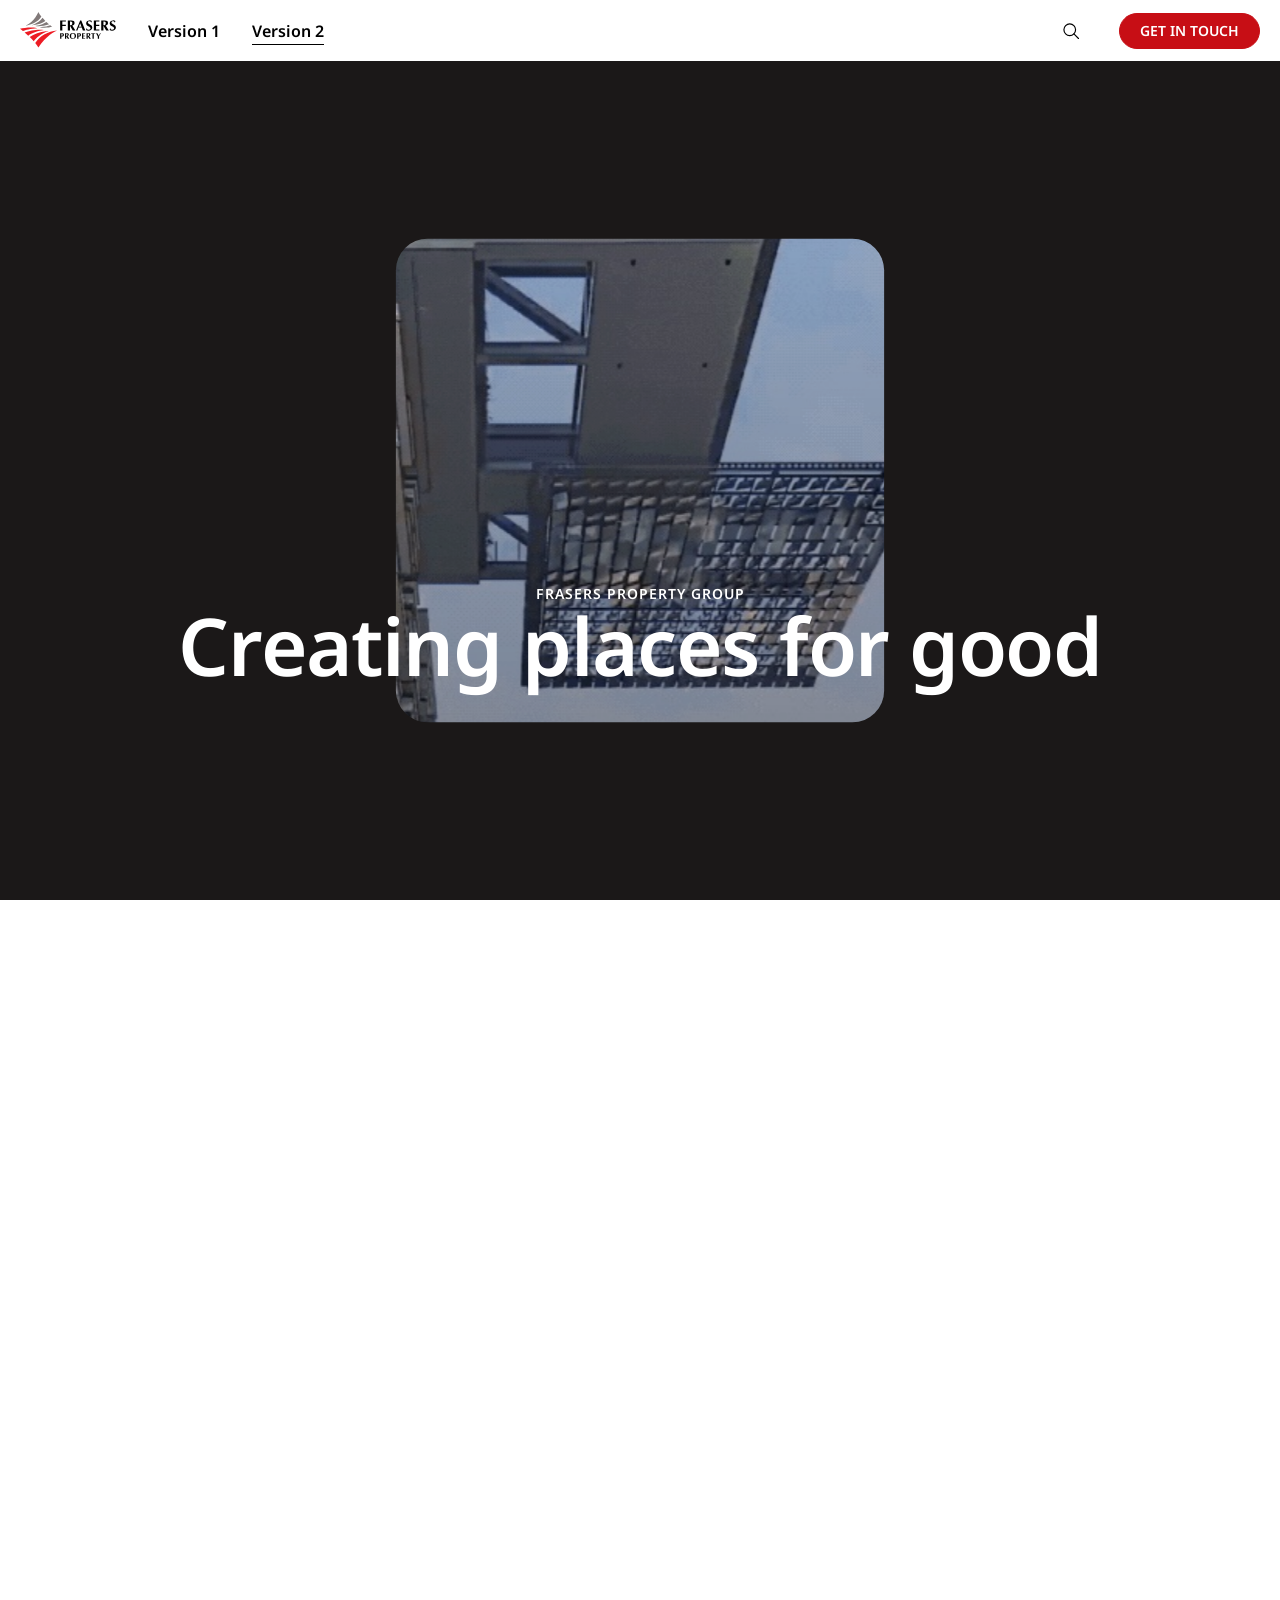
<file: version-2.html>
<!doctype html>
<html lang="en">
<head>
  <meta charset="utf-8">
  <meta name="viewport" content="width=device-width, initial-scale=1">
  <title>Frasers Property Group</title>
  <link rel="preconnect" href="https://fonts.googleapis.com">
  <link rel="preconnect" href="https://fonts.gstatic.com" crossorigin>
  <link href="https://fonts.googleapis.com/css2?family=Noto+Sans:wght@300;400;500;600;700&display=swap" rel="stylesheet">
  <link rel="stylesheet" href="styles.css">
  <link rel="stylesheet" href="version-2.css">
  <!-- GSAP motion runs unless the visitor prefers reduced motion (motion.js drops the flag if GSAP fails to load). -->
  <script>if (!matchMedia('(prefers-reduced-motion: reduce)').matches) document.documentElement.classList.add('motion');</script>
</head>
<body>

<!-- Icon sprite (light-weight line icons, matching Font Awesome Light) -->
<svg width="0" height="0" style="position:absolute" aria-hidden="true">
  <symbol id="i-arrow-right" viewBox="0 0 24 24"><path d="M3.5 12h17M14 5.5l6.5 6.5-6.5 6.5" fill="none" stroke="currentColor" stroke-width="1.4" stroke-linecap="round" stroke-linejoin="round"/></symbol>
  <symbol id="i-arrow-left" viewBox="0 0 24 24"><path d="M20.5 12h-17M10 5.5L3.5 12l6.5 6.5" fill="none" stroke="currentColor" stroke-width="1.4" stroke-linecap="round" stroke-linejoin="round"/></symbol>
  <symbol id="i-arrow-up" viewBox="0 0 24 24"><path d="M12 20.5v-17M5.5 10L12 3.5l6.5 6.5" fill="none" stroke="currentColor" stroke-width="1.4" stroke-linecap="round" stroke-linejoin="round"/></symbol>
  <symbol id="i-plus" viewBox="0 0 24 24"><path d="M12 4v16M4 12h16" fill="none" stroke="currentColor" stroke-width="1.4" stroke-linecap="round"/></symbol>
  <symbol id="i-minus" viewBox="0 0 24 24"><path d="M4 12h16" fill="none" stroke="currentColor" stroke-width="1.4" stroke-linecap="round"/></symbol>
  <symbol id="i-search" viewBox="0 0 24 24"><circle cx="10.5" cy="10.5" r="7" fill="none" stroke="currentColor" stroke-width="1.4"/><path d="M15.5 15.5l5.5 5.5" fill="none" stroke="currentColor" stroke-width="1.4" stroke-linecap="round"/></symbol>
  <symbol id="i-chevron-down" viewBox="0 0 24 24"><path d="M5 9l7 7 7-7" fill="none" stroke="currentColor" stroke-width="1.6" stroke-linecap="round" stroke-linejoin="round"/></symbol>
  <symbol id="i-facebook" viewBox="0 0 24 24"><path fill="currentColor" d="M24 12a12 12 0 1 0-13.9 11.9v-8.4H7.1V12h3V9.4c0-3 1.8-4.7 4.5-4.7 1.3 0 2.7.2 2.7.2v3h-1.5c-1.5 0-2 .9-2 1.9V12h3.4l-.5 3.5h-2.9v8.4A12 12 0 0 0 24 12z"/></symbol>
  <symbol id="i-instagram" viewBox="0 0 24 24"><path fill="currentColor" d="M12 2.2c3.2 0 3.6 0 4.8.1 3.3.1 4.8 1.7 4.9 4.9.1 1.3.1 1.6.1 4.8s0 3.6-.1 4.8c-.1 3.2-1.7 4.8-4.9 4.9-1.3.1-1.6.1-4.8.1s-3.6 0-4.8-.1c-3.3-.1-4.8-1.7-4.9-4.9C2.2 15.6 2.2 15.2 2.2 12s0-3.6.1-4.8C2.4 3.9 3.9 2.4 7.2 2.3 8.4 2.2 8.8 2.2 12 2.2zM12 0C8.7 0 8.3 0 7.1.1 2.7.3.3 2.7.1 7.1 0 8.3 0 8.7 0 12s0 3.7.1 4.9c.2 4.4 2.6 6.8 7 7 1.2.1 1.6.1 4.9.1s3.7 0 4.9-.1c4.4-.2 6.8-2.6 7-7 .1-1.2.1-1.6.1-4.9s0-3.7-.1-4.9c-.2-4.4-2.6-6.8-7-7C15.7 0 15.3 0 12 0zm0 5.8a6.2 6.2 0 1 0 0 12.4 6.2 6.2 0 0 0 0-12.4zM12 16a4 4 0 1 1 0-8 4 4 0 0 1 0 8zm6.4-11.8a1.4 1.4 0 1 0 0 2.9 1.4 1.4 0 0 0 0-2.9z"/></symbol>
  <symbol id="i-linkedin" viewBox="0 0 24 24"><path fill="currentColor" d="M5.4 22H1.3V8.7h4.1V22zM3.3 6.9A2.4 2.4 0 1 1 3.3 2a2.4 2.4 0 0 1 0 4.9zM22.7 22h-4.1v-6.5c0-1.5 0-3.5-2.2-3.5s-2.5 1.7-2.5 3.4V22H9.8V8.7h3.9v1.8h.1c.5-1 1.9-2.2 3.9-2.2 4.2 0 5 2.8 5 6.4V22z"/></symbol>
  <symbol id="i-youtube" viewBox="0 0 24 24"><path fill="currentColor" d="M23.5 6.2a3 3 0 0 0-2.1-2.1C19.5 3.6 12 3.6 12 3.6s-7.5 0-9.4.5A3 3 0 0 0 .5 6.2 31.6 31.6 0 0 0 0 12a31.6 31.6 0 0 0 .5 5.8 3 3 0 0 0 2.1 2.1c1.9.5 9.4.5 9.4.5s7.5 0 9.4-.5a3 3 0 0 0 2.1-2.1c.4-1.9.5-5.8.5-5.8s0-3.9-.5-5.8zM9.6 15.6V8.4l6.3 3.6-6.3 3.6z"/></symbol>
</svg>

<!-- ============ NAV ============ -->
<header class="nav" id="nav">
  <div class="nav__inner">
    <div class="nav__left">
      <a href="index.html" class="nav__logo" aria-label="Design concepts home"><img src="img/logo.svg" alt="Frasers Property" width="96" height="37"></a>
      <a href="version-1.html" class="nav__link">Version 1</a>
      <a href="version-2.html" class="nav__link is-current" aria-current="page">Version 2</a>
    </div>
    <div class="nav__right">
      <button class="icon-btn" aria-label="Search"><svg class="icon icon--20"><use href="#i-search"/></svg></button>
      <a href="#" class="btn btn--primary btn--sm">Get in touch</a>
    </div>
  </div>
</header>

<div id="smooth-wrapper">
<div id="smooth-content">

<main>

<!-- ============ HERO (scroll expand) ============ -->
<section class="xhero" data-xhero>
  <div class="xhero__stage">
    <div class="xhero__media" aria-hidden="true">
      <video src="img/hero-v2.mp4" poster="img/hero-v2-poster.jpg" autoplay muted loop playsinline preload="auto"></video>
      <div class="xhero__shade"></div>
    </div>
    <div class="xhero__content wrap">
      <div class="xhero__head">
        <p class="overline overline--lg xhero__overline">Frasers Property Group</p>
        <h1 class="xhero__title">Creating places for good</h1>
      </div>
      <p class="xhero__body">Frasers Property is a multinational real estate investor, developer and operator, creating homes, workplaces, retail, industrial and hospitality places across 20 countries.</p>
    </div>
  </div>
</section>

<!-- ============ LATEST FROM FRASERS (timed news carousel) ============ -->
<section class="latest" data-carousel="latest" aria-roledescription="carousel" aria-label="Latest from Frasers Property">
  <div class="latest__grid wrap">
    <div class="latest__left">
      <h2 class="latest__title" data-split>Latest from<br class="d-only"> Frasers Property</h2>
      <div class="controls controls--light d-only-flex">
        <div class="dots" data-dots></div>
        <div class="arrows">
          <button class="arrow" data-prev aria-label="Previous"><svg class="icon"><use href="#i-arrow-left"/></svg></button>
          <button class="arrow" data-next aria-label="Next"><svg class="icon"><use href="#i-arrow-right"/></svg></button>
        </div>
      </div>
    </div>
    <div class="latest__right">
      <div class="latest__stage" aria-live="polite">
        <div class="latest__slide is-active">
          <p class="latest__text">Frasers Property appoints Jai Mirpuri as Chief Executive Officer of its industrial and logistics business.</p>
          <a href="#" class="text-link">Read the announcement <svg class="icon icon--16 text-red"><use href="#i-arrow-right"/></svg></a>
        </div>
        <div class="latest__slide">
          <p class="latest__text">Frasers Property and Mitsubishi Estate to jointly redevelop Valley Point and Fraser Suites Singapore into a riverfront destination.</p>
          <a href="#" class="text-link">Read the announcement <svg class="icon icon--16 text-red"><use href="#i-arrow-right"/></svg></a>
        </div>
        <div class="latest__slide">
          <p class="latest__text">Frasers Property reports FY25 results, with recurring income making up more than 70% of profit before interest and tax.</p>
          <a href="#" class="text-link">View the results <svg class="icon icon--16 text-red"><use href="#i-arrow-right"/></svg></a>
        </div>
        <div class="latest__slide">
          <p class="latest__text">Frasers Hospitality announces a planned leadership transition as it enters its next phase of growth.</p>
          <a href="#" class="text-link">Read the announcement <svg class="icon icon--16 text-red"><use href="#i-arrow-right"/></svg></a>
        </div>
      </div>
    </div>
    <div class="controls controls--light m-only-flex">
      <div class="dots" data-dots></div>
      <div class="arrows">
        <button class="arrow" data-prev aria-label="Previous"><svg class="icon"><use href="#i-arrow-left"/></svg></button>
        <button class="arrow" data-next aria-label="Next"><svg class="icon"><use href="#i-arrow-right"/></svg></button>
      </div>
    </div>
  </div>
</section>

<!-- ============ I'M LOOKING FOR ============ -->
<section class="lf" aria-labelledby="lf-title">
  <div class="lf__panel">
    <div class="lf__shape" aria-hidden="true"><div><img src="img/looking-for-panel.svg" alt="" class="d-only"><img src="img/looking-for-panel-m.svg" alt="" class="m-only"></div></div>
    <h2 class="lf__title" id="lf-title">I’m looking for</h2>
    <nav class="lf__links" aria-labelledby="lf-title">
      <a href="#" class="lf__link"><span>01 —</span><span class="lf__label">Our development pipeline</span><svg class="icon icon--16 text-red"><use href="#i-arrow-right"/></svg></a>
      <a href="#" class="lf__link"><span>02 —</span><span class="lf__label">Sustainability goals and progress</span><svg class="icon icon--16 text-red"><use href="#i-arrow-right"/></svg></a>
      <a href="#" class="lf__link"><span>03 —</span><span class="lf__label">Annual reports and results</span><svg class="icon icon--16 text-red"><use href="#i-arrow-right"/></svg></a>
      <a href="#" class="lf__link"><span>04 —</span><span class="lf__label">Our leadership team</span><svg class="icon icon--16 text-red"><use href="#i-arrow-right"/></svg></a>
    </nav>
  </div>
  <div class="lf__media" aria-hidden="true"></div>
</section>

<!-- ============ OUR BUSINESSES ============ -->
<!-- Figma "Section" 279:2704. Desktop: one wide card + five slim ones; hover
     previews a card, click keeps it. Mobile: vertical accordion. (version-2.js) -->
<section class="bz section" data-bz>
  <div class="wrap">
    <div class="section-head reveal">
      <div class="section-head__text">
        <p class="overline overline--lg">Our businesses</p>
        <h2 class="h-xl">Six asset classes, one integrated real estate group</h2>
      </div>
    </div>

    <div class="bz__grid">
      <div class="bz__item is-active" style="--i:1">
        <button class="bz__card" type="button" aria-label="Mixed-use" aria-expanded="true" aria-controls="bz-mixed-use">
          <img src="img/biz-mixed-use.jpg" alt="" loading="lazy">
        </button>
        <div class="bz__detail" id="bz-mixed-use" role="region" aria-label="Mixed-use">
          <div class="bz__detail-text">
            <h3 class="bz__title"><a href="https://www.frasersproperty.com/content/frasersproperty/corporate/what-we-do/our-portfolio/integrated.html">Mixed-use</a></h3>
            <p class="bz__desc">Our mixed-use developments to live, work and play</p>
          </div>
          <a href="https://www.frasersproperty.com/content/frasersproperty/corporate/what-we-do/our-portfolio/integrated.html" class="btn btn--outline bz__cta">Explore mixed-use</a>
        </div>
      </div>
      <div class="bz__item" style="--i:2">
        <button class="bz__card" type="button" aria-label="Residential" aria-expanded="false" aria-controls="bz-residential">
          <img src="img/biz-residential.jpg" alt="" loading="lazy">
        </button>
        <div class="bz__detail" id="bz-residential" role="region" aria-label="Residential">
          <div class="bz__detail-text">
            <h3 class="bz__title"><a href="https://www.frasersproperty.com/content/frasersproperty/corporate/what-we-do/our-portfolio/residential.html">Residential</a></h3>
            <p class="bz__desc">We have a track record building homes that improve quality of life</p>
          </div>
          <a href="https://www.frasersproperty.com/content/frasersproperty/corporate/what-we-do/our-portfolio/residential.html" class="btn btn--outline bz__cta">Explore residential</a>
        </div>
      </div>
      <div class="bz__item" style="--i:3">
        <button class="bz__card" type="button" aria-label="Hospitality" aria-expanded="false" aria-controls="bz-hospitality">
          <img src="img/biz-hospitality.jpg" alt="" loading="lazy">
        </button>
        <div class="bz__detail" id="bz-hospitality" role="region" aria-label="Hospitality">
          <div class="bz__detail-text">
            <h3 class="bz__title"><a href="https://www.frasershospitality.com">Hospitality</a></h3>
            <p class="bz__desc">Over 100 service apartments, hotels and premium rental apartments</p>
          </div>
          <a href="https://www.frasershospitality.com" class="btn btn--outline bz__cta">Explore hospitality</a>
        </div>
      </div>
      <div class="bz__item" style="--i:4">
        <button class="bz__card" type="button" aria-label="Commercial &amp; business parks" aria-expanded="false" aria-controls="bz-commercial">
          <img src="img/biz-commercial.jpg" alt="" loading="lazy">
        </button>
        <div class="bz__detail" id="bz-commercial" role="region" aria-label="Commercial &amp; business parks">
          <div class="bz__detail-text">
            <h3 class="bz__title"><a href="https://www.frasersproperty.com/content/frasersproperty/corporate/what-we-do/our-portfolio/commercial.html">Commercial &amp; business parks</a></h3>
            <p class="bz__desc">We offer CBD office spaces and business parks for evolving work needs</p>
          </div>
          <a href="https://www.frasersproperty.com/content/frasersproperty/corporate/what-we-do/our-portfolio/commercial.html" class="btn btn--outline bz__cta">Explore commercial</a>
        </div>
      </div>
      <div class="bz__item" style="--i:5">
        <button class="bz__card" type="button" aria-label="Retail" aria-expanded="false" aria-controls="bz-retail">
          <img src="img/biz-retail.jpg" alt="" loading="lazy">
        </button>
        <div class="bz__detail" id="bz-retail" role="region" aria-label="Retail">
          <div class="bz__detail-text">
            <h3 class="bz__title"><a href="https://www.frasersproperty.com/content/frasersproperty/corporate/what-we-do/our-portfolio/retail.html">Retail</a></h3>
            <p class="bz__desc">We develop and manage malls that serve local communities</p>
          </div>
          <a href="https://www.frasersproperty.com/content/frasersproperty/corporate/what-we-do/our-portfolio/retail.html" class="btn btn--outline bz__cta">Explore retail</a>
        </div>
      </div>
      <div class="bz__item" style="--i:6">
        <button class="bz__card" type="button" aria-label="Industrial &amp; logistics" aria-expanded="false" aria-controls="bz-industrial">
          <img src="img/biz-industrial.jpg" alt="" loading="lazy">
        </button>
        <div class="bz__detail" id="bz-industrial" role="region" aria-label="Industrial &amp; logistics">
          <div class="bz__detail-text">
            <h3 class="bz__title"><a href="https://www.fraserspropertyindustrial.com">Industrial &amp; logistics</a></h3>
            <p class="bz__desc">We help businesses find a place for the future</p>
          </div>
          <a href="https://www.fraserspropertyindustrial.com" class="btn btn--outline bz__cta">Explore industrial</a>
        </div>
      </div>
    </div>
  </div>
</section>

<!-- ============ WHERE WE OPERATE ============ -->
<section class="ops section" id="ops">
  <div class="wrap ops__grid">
    <div class="ops__left">
      <div class="reveal">
        <p class="overline overline--lg">Our global reach</p>
        <h2 class="h-xl">Where we operate</h2>
      </div>
      <div class="chips" role="tablist" aria-label="Region">
        <button class="chip is-selected" role="tab" aria-selected="true" data-region="apac">APAC (9)</button>
        <button class="chip" role="tab" aria-selected="false" data-region="eama">EAMA (4)</button>
      </div>
      <ul class="ops__list" data-country-list></ul>
      <div class="ops__accordion" data-accordion></div>
    </div>

    <div class="ops__stage" data-stage>
      <img class="ops__map" src="img/map-dots.svg" alt="" aria-hidden="true">
      <div class="ops__markers" data-markers></div>
      <div class="country-card" data-popup role="dialog" aria-modal="false" aria-hidden="true" tabindex="-1">
        <div class="country-card__inner" data-popup-inner></div>
      </div>
    </div>
  </div>
</section>

<!-- ============ INVESTORS ============ -->
<section class="investors section wrap">
  <div class="section-head reveal">
    <div class="section-head__text">
      <p class="overline overline--lg">Investors</p>
      <h2 class="h-xl">Share price and investor information</h2>
    </div>
    <a href="#" class="btn btn--outline d-only-flex">Visit investor relations</a>
  </div>
  <div class="investors__grid">
    <div class="stat-card reveal">
      <p>Frasers Property Limited (TQ5)</p>
      <div>
        <div class="stat-card__price">
          <span class="stat-card__cur">S$</span>
          <span class="stat-card__num">0.880</span>
          <svg class="icon icon--32"><use href="#i-arrow-up"/></svg>
        </div>
        <p class="stat-card__date">As of 03 Nov 2026 17:04</p>
      </div>
    </div>
    <div class="facts reveal">
      <div><span>Last done</span><strong>S$0.880</strong></div>
      <div><span>Change</span><strong>-0.015 (-1.7)</strong></div>
      <div><span>Volume ('000)</span><strong>134.1</strong></div>
    </div>
    <div class="investors__img reveal"><img src="img/investor.jpg" alt="Frasers Property logistics facility" loading="lazy"></div>
  </div>
  <a href="#" class="btn btn--outline btn--block m-only">Visit investor relations</a>
</section>

<!-- ============ FEATURED PROPERTIES (depth carousel) ============ -->
<section class="dfeat section" data-depth-carousel aria-roledescription="carousel" aria-label="Featured properties">
  <div class="wrap dfeat__head">
    <div class="dfeat__titles reveal">
      <p class="overline overline--lg">Portfolio highlights</p>
      <h2 class="h-xl">Featured properties</h2>
    </div>
    <div class="arrows">
      <button class="arrow" data-prev aria-label="Previous property"><svg class="icon"><use href="#i-arrow-left"/></svg></button>
      <button class="arrow" data-next aria-label="Next property"><svg class="icon"><use href="#i-arrow-right"/></svg></button>
    </div>
  </div>
  <div class="wrap">
    <div class="dfeat__stage" data-stage tabindex="0" aria-label="Featured properties, use the left and right arrow keys to browse">
      <a href="#" class="dfeat__card" aria-roledescription="slide" aria-label="1 of 5: Fraser Place Wujiaochang, Shanghai">
        <img src="img/property-1.jpg" alt="" draggable="false"><span class="tag tag--light">Hospitality</span><span class="dfeat__tint"></span>
      </a>
      <a href="#" class="dfeat__card" aria-roledescription="slide" aria-label="2 of 5: One Bangkok, Thailand">
        <img src="img/property-2.jpg" alt="" draggable="false"><span class="tag tag--light">Commercial</span><span class="dfeat__tint"></span>
      </a>
      <a href="#" class="dfeat__card" aria-roledescription="slide" aria-label="3 of 5: Northpoint City, Singapore">
        <img src="img/insight-2.jpg" alt="" draggable="false"><span class="tag tag--light">Retail</span><span class="dfeat__tint"></span>
      </a>
      <a href="#" class="dfeat__card" aria-roledescription="slide" aria-label="4 of 5: Frasers Logistics Park, Germany">
        <img src="img/insight-3.jpg" alt="" draggable="false"><span class="tag tag--light">Industrial</span><span class="dfeat__tint"></span>
      </a>
      <a href="#" class="dfeat__card" aria-roledescription="slide" aria-label="5 of 5: Waterway Point, Punggol">
        <img src="img/insight-1.jpg" alt="" draggable="false"><span class="tag tag--light">Residential</span><span class="dfeat__tint"></span>
      </a>
    </div>
    <div class="dfeat__captions" aria-live="polite">
      <div class="dfeat__caption">
        <h3><a href="#">Fraser Place Wujiaochang, Shanghai</a></h3>
        <p>Serviced residences in Shanghai’s Wujiaochang business district.</p>
      </div>
      <div class="dfeat__caption">
        <h3><a href="#">One Bangkok, Thailand</a></h3>
        <p>A landmark integrated district in the heart of Bangkok.</p>
      </div>
      <div class="dfeat__caption">
        <h3><a href="#">Northpoint City, Singapore</a></h3>
        <p>The largest mall in Singapore’s north, connected to transit and homes.</p>
      </div>
      <div class="dfeat__caption">
        <h3><a href="#">Frasers Logistics Park, Germany</a></h3>
        <p>Sustainable logistics facilities serving Europe’s key trade corridors.</p>
      </div>
      <div class="dfeat__caption">
        <h3><a href="#">Waterway Point, Punggol</a></h3>
        <p>Waterfront living and retail designed around community.</p>
      </div>
    </div>
    <div class="dots dfeat__dots" data-dots></div>
  </div>
</section>

<!-- ============ SUSTAINABILITY ============ -->
<section class="sus-wrap">
  <div class="sus__bg" aria-hidden="true"></div>
  <div class="sus">
    <div class="sus__text reveal">
      <p class="overline overline--lg">Sustainability</p>
      <h2 class="h-xl">Net-zero carbon by 2050</h2>
      <p class="sus__body">We’re cutting emissions across our properties and value chain, adding renewable energy and green-certifying our portfolio. Progress as at 30 September 2025.</p>
      <a href="#" class="btn btn--outline-light d-only-flex">Download the FY25 ESG report</a>
    </div>
    <div class="sus__media reveal">
      <img src="img/sustainability.jpg" alt="Green facade with vertical gardens" loading="lazy">
      <div class="sus__facets">
        <div class="facet"><strong>&gt;76 MW</strong><span><span class="sus-m">installed, </span>of 215 MW by 2030</span></div>
        <div class="facet"><strong>&gt;60%</strong><span>green-certified<span class="sus-m"> or pursuing</span>, target 85%</span></div>
        <div class="facet"><strong>15</strong><span>GRESB sector leadership positions (2025)</span></div>
      </div>
    </div>
    <a href="#" class="btn btn--outline-light btn--block m-only">Download the FY25 ESG report</a>
  </div>
</section>

<!-- ============ NEWSROOM ============ -->
<section class="nr" data-newsroom aria-labelledby="nr-title">
  <div class="nr__stage">
    <div class="nr__inner wrap">
      <div class="nr__intro">
        <div class="nr__head">
          <h2 class="h-xl" id="nr-title">Newsroom</h2>
          <a href="#" class="btn btn--outline d-only-flex">See all news</a>
        </div>
        <p class="nr__lede">Results, investments, leadership news and new places — the latest from Frasers Property across the cities and communities we shape.</p>
        <div class="nr__chips" role="group" aria-label="Filter news by topic">
          <button class="chip is-selected" aria-pressed="true" data-filter="all">All</button>
          <button class="chip" aria-pressed="false" data-filter="corporate">Corporate</button>
          <button class="chip" aria-pressed="false" data-filter="investments">Investments</button>
          <button class="chip" aria-pressed="false" data-filter="people">People</button>
          <button class="chip" aria-pressed="false" data-filter="sustainability">Sustainability</button>
          <button class="chip" aria-pressed="false" data-filter="hospitality">Hospitality</button>
          <button class="chip" aria-pressed="false" data-filter="community">Community</button>
        </div>
      </div>
      <div class="nr__viewport">
        <ul class="nr__grid" data-grid>
          <li class="nr-card" data-cat="corporate"><a href="#" class="nr-card__link">
            <div class="nr-card__img"><img src="img/nr-1.jpg" alt="" loading="lazy"><span class="tag tag--dark">News</span></div>
            <h3 class="nr-card__title">Frasers Property announces FY26 results, with recurring income anchoring a resilient year</h3>
            <p class="nr-card__date">12 Nov 2026</p>
          </a></li>
          <li class="nr-card" data-cat="sustainability"><a href="#" class="nr-card__link">
            <div class="nr-card__img"><img src="img/nr-2.jpg" alt="" loading="lazy"><span class="tag tag--dark">News</span></div>
            <h3 class="nr-card__title">Frasers Property marks strong performance in the 2026 GRESB assessment</h3>
            <p class="nr-card__date">28 Oct 2026</p>
          </a></li>
          <li class="nr-card" data-cat="people"><a href="#" class="nr-card__link">
            <div class="nr-card__img"><img src="img/nr-3.jpg" alt="" loading="lazy"><span class="tag tag--dark">News</span></div>
            <h3 class="nr-card__title">Frasers Property appoints Jai Mirpuri as Chief Executive Officer of its industrial and logistics business</h3>
            <p class="nr-card__date">13 Oct 2026</p>
          </a></li>
          <li class="nr-card" data-cat="people hospitality"><a href="#" class="nr-card__link">
            <div class="nr-card__img"><img src="img/nr-4.jpg" alt="" loading="lazy"><span class="tag tag--dark">News</span></div>
            <h3 class="nr-card__title">Frasers Property announces planned leadership transition for Frasers Hospitality</h3>
            <p class="nr-card__date">09 Oct 2026</p>
          </a></li>
          <li class="nr-card" data-cat="investments"><a href="#" class="nr-card__link">
            <div class="nr-card__img"><img src="img/nr-5.jpg" alt="" loading="lazy"><span class="tag tag--dark">News</span></div>
            <h3 class="nr-card__title">Frasers Property and Mitsubishi Estate to redevelop Valley Point and Fraser Suites Singapore</h3>
            <p class="nr-card__date">02 Oct 2026</p>
          </a></li>
          <li class="nr-card" data-cat="hospitality"><a href="#" class="nr-card__link">
            <div class="nr-card__img"><img src="img/nr-6.jpg" alt="" loading="lazy"><span class="tag tag--dark">News</span></div>
            <h3 class="nr-card__title">Frasers Hospitality unveils Fraser Suites Reserve, its new luxury serviced residence brand</h3>
            <p class="nr-card__date">18 Sep 2026</p>
          </a></li>
          <li class="nr-card" data-cat="investments"><a href="#" class="nr-card__link">
            <div class="nr-card__img"><img src="img/nr-7.jpg" alt="" loading="lazy"><span class="tag tag--dark">News</span></div>
            <h3 class="nr-card__title">Frasers Property-led consortium secures the Bayshore Drive integrated site</h3>
            <p class="nr-card__date">04 Sep 2026</p>
          </a></li>
          <li class="nr-card" data-cat="community"><a href="#" class="nr-card__link">
            <div class="nr-card__img"><img src="img/nr-8.jpg" alt="" loading="lazy"><span class="tag tag--dark">News</span></div>
            <h3 class="nr-card__title">Making every step count at the Frasers Tower Vertical Challenge 2026</h3>
            <p class="nr-card__date">21 Aug 2026</p>
          </a></li>
        </ul>
        <p class="nr__empty" hidden>No stories in this topic yet.</p>
      </div>
      <a href="#" class="btn btn--outline btn--block m-only-flex">See all news</a>
    </div>
    <div class="nr__fade nr__fade--top" aria-hidden="true"></div>
    <div class="nr__fade nr__fade--bottom" aria-hidden="true"></div>
  </div>
</section>

<!-- ============ INSIGHTS (scroll stack) ============ -->
<section class="ins section" data-scroll-stack>
  <div class="wrap">
    <div class="section-head reveal">
      <div class="section-head__text">
        <p class="overline overline--lg">Insights</p>
        <h2 class="h-xl">Perspectives on cities, communities and real estate</h2>
      </div>
      <a href="#" class="btn btn--outline d-only-flex">View all insights</a>
    </div>
    <div class="ins__stack" data-stack-inner>
      <div class="ins__slot" data-stack-slot>
        <a href="#" class="ins-card">
          <img class="ins-card__img" src="img/insight-1-lg.jpg" alt="" loading="lazy">
          <div class="ins-card__panel">
            <div class="ins-card__text">
              <span class="tag tag--dark">Insight</span>
              <div class="ins-card__copy">
                <h3>Beyond zero-sum: How real estate and public policy can co-create future cities</h3>
                <p class="ins-card__date">7 Oct 2026</p>
              </div>
            </div>
            <span class="text-link ins-card__link">Read the story <svg class="icon icon--16 text-red"><use href="#i-arrow-right"/></svg></span>
          </div>
          <span class="ins-card__shade" aria-hidden="true"></span>
        </a>
      </div>
      <div class="ins__slot" data-stack-slot>
        <a href="#" class="ins-card">
          <img class="ins-card__img" src="img/insight-2.jpg" alt="" loading="lazy">
          <div class="ins-card__panel">
            <div class="ins-card__text">
              <span class="tag tag--dark">Insight</span>
              <div class="ins-card__copy">
                <h3>The power of listening: How we create value by understanding people’s needs</h3>
                <p class="ins-card__date">25 Aug 2026</p>
              </div>
            </div>
            <span class="text-link ins-card__link">Read the story <svg class="icon icon--16 text-red"><use href="#i-arrow-right"/></svg></span>
          </div>
          <span class="ins-card__shade" aria-hidden="true"></span>
        </a>
      </div>
      <div class="ins__slot" data-stack-slot>
        <a href="#" class="ins-card">
          <img class="ins-card__img" src="img/insight-3.jpg" alt="" loading="lazy">
          <div class="ins-card__panel">
            <div class="ins-card__text">
              <span class="tag tag--dark">Insight</span>
              <div class="ins-card__copy">
                <h3>Being adaptable and resilient: here's how we future-proof Europe’s industrial infrastructure</h3>
                <p class="ins-card__date">25 Aug 2026</p>
              </div>
            </div>
            <span class="text-link ins-card__link">Read the story <svg class="icon icon--16 text-red"><use href="#i-arrow-right"/></svg></span>
          </div>
          <span class="ins-card__shade" aria-hidden="true"></span>
        </a>
      </div>
      <div class="ins__end" data-stack-end aria-hidden="true"></div>
    </div>
    <a href="#" class="btn btn--outline btn--block m-only">View all insights</a>
  </div>
</section>

<!-- ============ LARGE LINKS ============ -->
<section class="biglinks wrap">
  <a href="#" class="biglink reveal"><span>Work with us</span><svg class="icon icon--40"><use href="#i-arrow-right"/></svg></a>
  <a href="#" class="biglink reveal"><span>About our group</span><svg class="icon icon--40"><use href="#i-arrow-right"/></svg></a>
  <a href="#" class="biglink reveal"><span>Sustainability</span><svg class="icon icon--40"><use href="#i-arrow-right"/></svg></a>
</section>

</main>

<!-- ============ CTA + FOOTER ============ -->
<footer class="ft">
  <section class="ft__cta">
    <div class="ft__ribbons" data-ribbons aria-hidden="true"></div>
    <div class="ft__cta-inner">
      <div class="ft__cta-text">
        <p class="ft__cta-title" data-split>Have a question?</p>
        <p class="ft__cta-body">Talk to our team about leasing, investment or a project near you.</p>
      </div>
      <a href="#" class="btn btn--white ft__cta-btn">Contact us</a>
    </div>
  </section>

  <div class="ft__body">
    <div class="ft__panel">
      <div class="ft__top">
        <p class="ft__group">Frasers Property Group</p>
        <nav class="ft__cols" aria-label="Footer">
          <div class="ft__col">
            <h3 class="ft__head"><button class="ft__trigger" type="button" aria-controls="ft-col-0">Who we are<img class="ft__chev" src="img/chevron-down-white.svg" alt="" width="16" height="16"></button></h3>
            <div class="ft__links" id="ft-col-0"><div><a href="#">About our group</a><a href="#">Board &amp; management</a><a href="#">Our history</a><a href="#">Achievements</a></div></div>
          </div>
          <div class="ft__col">
            <h3 class="ft__head"><button class="ft__trigger" type="button" aria-controls="ft-col-1">Invest with us<img class="ft__chev" src="img/chevron-down-white.svg" alt="" width="16" height="16"></button></h3>
            <div class="ft__links" id="ft-col-1"><div><a href="#">Investor relations</a><a href="#">Publications</a><a href="#">Our REITs</a></div></div>
          </div>
          <div class="ft__col">
            <h3 class="ft__head"><button class="ft__trigger" type="button" aria-controls="ft-col-2">Sustainability<img class="ft__chev" src="img/chevron-down-white.svg" alt="" width="16" height="16"></button></h3>
            <div class="ft__links" id="ft-col-2"><div><a href="#">Our approach</a><a href="#">ESG reports &amp; disclosures</a><a href="#">ESG framework &amp; policies</a></div></div>
          </div>
          <div class="ft__col">
            <h3 class="ft__head"><button class="ft__trigger" type="button" aria-controls="ft-col-3">News &amp; careers<img class="ft__chev" src="img/chevron-down-white.svg" alt="" width="16" height="16"></button></h3>
            <div class="ft__links" id="ft-col-3"><div><a href="#">Media centre</a><a href="#">Careers</a><a href="#">Contact us</a></div></div>
          </div>
        </nav>
      </div>
      <div class="ft__bar">
        <div class="ft__social">
          <p class="overline">Follow us on socials</p>
          <div class="ft__icons">
            <a href="#" aria-label="Facebook"><svg class="icon icon--20"><use href="#i-facebook"/></svg></a>
            <a href="#" aria-label="Instagram"><svg class="icon icon--20"><use href="#i-instagram"/></svg></a>
            <a href="#" aria-label="LinkedIn"><svg class="icon icon--20"><use href="#i-linkedin"/></svg></a>
            <a href="#" aria-label="YouTube"><svg class="icon icon--20"><use href="#i-youtube"/></svg></a>
          </div>
        </div>
        <div class="ft__bu">
          <p class="overline">Change market or business</p>
          <button class="ft__select" type="button">Corporate <svg class="icon icon--12"><use href="#i-chevron-down"/></svg></button>
        </div>
      </div>
    </div>
    <img class="ft__wordmark" data-wordmark src="img/footer-wordmark-plum.svg" alt="Frasers Property" width="953" height="298">
  </div>

  <div class="ft__legal">
    <div class="ft__legal-l"><span>© 2026 Frasers Property Limited</span><a href="#">Sitemap</a></div>
    <div class="ft__legal-r"><a href="#">Privacy policy</a><a href="#">Terms of use</a><a href="#">Cookies</a><a href="#">Accessibility</a></div>
  </div>
</footer>

</div><!-- /#smooth-content -->
</div><!-- /#smooth-wrapper -->

<!-- GSAP 3.13 (vendored so the prototype also runs from disk) -->
<script src="vendor/gsap/gsap.min.js"></script>
<script src="vendor/gsap/ScrollTrigger.min.js"></script>
<script src="vendor/gsap/ScrollSmoother.min.js"></script>
<script src="vendor/gsap/SplitText.min.js"></script>
<script src="motion.js"></script>
<script src="script.js"></script>
<script src="version-2.js"></script>
<script src="footer-ribbons.js"></script>
</body>
</html>
</file>
<file: styles.css>
/* =========================================================
   Frasers Property — Conceptual homepage
   Tokens taken from the Figma "DS brief" file (v2 styles)
   ========================================================= */
:root {
  /* colour */
  --ink: #1b1818;
  --black: #000;
  --white: #fff;
  --red: #ed1c24;
  --red-dark: #c70e15;
  --stone: #f5f5f4;
  --tint: rgba(27, 24, 24, 0.05);
  --tint-solid: #f4f3f3;
  --plum: #46252f;
  --line: #e2e0e0;

  /* type */
  --font: "Noto Sans", system-ui, -apple-system, "Segoe UI", Arial, sans-serif;

  /* layout */
  --gutter: 80px;
  --maxw: 1440px;
  --radius: 12px;

  /* motion: calm, corporate */
  --ease: cubic-bezier(0.25, 0.1, 0.25, 1);
  --ease-out: cubic-bezier(0.22, 0.61, 0.36, 1);
  --t-fast: 200ms;
  --t: 400ms;
  --t-slow: 700ms;
}

*, *::before, *::after { box-sizing: border-box; }
html { -webkit-text-size-adjust: 100%; }
body {
  margin: 0;
  background: var(--white);
  color: var(--black);
  font-family: var(--font);
  font-size: 16px;
  line-height: 22px;
  -webkit-font-smoothing: antialiased;
  overflow-x: hidden;
}
img { display: block; max-width: 100%; }
a { color: inherit; text-decoration: none; }
button { font: inherit; color: inherit; background: none; border: 0; padding: 0; cursor: pointer; }
h1, h2, h3, p { margin: 0; }
ul { margin: 0; padding: 0; list-style: none; }
:focus-visible { outline: 2px solid var(--red); outline-offset: 3px; border-radius: 4px; }

.wrap { width: 100%; max-width: var(--maxw); margin-inline: auto; padding-inline: var(--gutter); }
.section { padding-block: 64px; }
.text-red { color: var(--red); }

/* icons */
.icon { width: 32px; height: 32px; flex: none; display: block; }
.icon--12 { width: 12px; height: 12px; }
.icon--16 { width: 16px; height: 16px; }
.icon--20 { width: 20px; height: 20px; }
.icon--32 { width: 32px; height: 32px; }
.icon--40 { width: 40px; height: 40px; }

/* ---------- type styles (v2) ---------- */
.overline {
  font-size: 12px; line-height: 16px; font-weight: 600;
  letter-spacing: 1px; text-transform: uppercase;
}
.overline--lg { font-size: 14px; }
.h-xl {
  font-size: 48px; line-height: 56px; font-weight: 500; letter-spacing: -0.48px;
}

/* ---------- buttons ---------- */
.btn {
  display: inline-flex; align-items: center; justify-content: center;
  padding: 14px 32px; border-radius: 9999px; border: 1px solid transparent;
  font-size: 16px; line-height: 20px; font-weight: 600; text-transform: uppercase;
  white-space: nowrap;
  transition: background-color var(--t-fast) var(--ease), color var(--t-fast) var(--ease), border-color var(--t-fast) var(--ease);
}
.btn--sm { padding: 8px 20px; font-size: 14px; line-height: 18px; }
.btn--primary { background: var(--red-dark); border-color: var(--red-dark); color: var(--white); }
.btn--primary:hover { background: #a90b11; border-color: #a90b11; }
.btn--outline { border-color: var(--black); color: var(--black); }
.btn--outline:hover { background: var(--ink); color: var(--white); }
.btn--outline-light { border-color: var(--white); color: var(--white); }
.btn--outline-light:hover { background: var(--white); color: var(--ink); }
.btn--white { background: var(--white); color: var(--black); padding: 16px 32px; }
.btn--white:hover { background: var(--stone); }
.btn--block { display: flex; width: 100%; }

.text-link {
  display: inline-flex; align-items: center; gap: 8px;
  font-size: 16px; line-height: 20px; font-weight: 600; text-transform: uppercase;
}
.text-link .icon { transition: transform var(--t-fast) var(--ease); }
.text-link:hover .icon { transform: translateX(4px); }

.icon-btn { display: grid; place-items: center; width: 32px; height: 32px; }

/* ---------- carousel controls ---------- */
.controls { display: flex; align-items: center; justify-content: space-between; gap: 24px; }
.arrows { display: flex; gap: 12px; }
.arrow { display: grid; place-items: center; width: 32px; height: 32px; transition: opacity var(--t-fast) var(--ease), transform var(--t-fast) var(--ease); }
.arrow:hover { opacity: 0.6; }
.arrow:disabled { opacity: 0.25; cursor: default; }
.controls--light { color: var(--white); }
.latest__left .controls { justify-content: flex-start; }

.dots { display: flex; gap: 6px; align-items: center; }
.dot {
  position: relative; width: 8px; height: 8px; border-radius: 4px; overflow: hidden;
  background: rgba(27, 24, 24, 0.2);
  transition: width var(--t) var(--ease), background-color var(--t) var(--ease);
}
.controls--light .dot { background: rgba(255, 255, 255, 0.2); }
.dot.is-active { width: 24px; }
.dot__fill {
  position: absolute; inset: 0; transform-origin: left center; transform: scaleX(0);
  background: var(--ink); border-radius: inherit;
}
.controls--light .dot__fill { background: var(--white); }
/* non-timed carousels: active dot is solid */
.dots:not([data-timed]) .dot.is-active .dot__fill { transform: scaleX(1); transition: transform var(--t) var(--ease); }
/* timed carousels: active dot fills like a progress bar */
.dots[data-timed] .dot.is-active .dot__fill { animation: dot-progress var(--duration, 6s) linear forwards; }
.is-paused .dots[data-timed] .dot.is-active .dot__fill { animation-play-state: paused; }
@keyframes dot-progress { from { transform: scaleX(0); } to { transform: scaleX(1); } }

/* ---------- reveal on scroll ---------- */
.reveal { opacity: 0; transform: translateY(16px); transition: opacity var(--t-slow) var(--ease-out), transform var(--t-slow) var(--ease-out); }
.reveal.is-in { opacity: 1; transform: none; }

/* ---------- responsive helpers ---------- */
.m-only, .m-only-flex { display: none !important; }
.d-only { display: block; }
.d-only-flex { display: flex; }

/* =========================================================
   NAV
   ========================================================= */
.nav {
  position: sticky; top: 0; z-index: 50; background: var(--white);
  transition: box-shadow var(--t) var(--ease);
}
.nav.is-scrolled { box-shadow: 0 1px 0 rgba(0,0,0,0.06), 0 6px 20px rgba(0,0,0,0.04); }
.nav__inner { display: flex; align-items: center; justify-content: space-between; padding: 12px 20px; max-width: var(--maxw); margin: 0 auto; }
.nav__left, .nav__right { display: flex; align-items: center; gap: 32px; }
.nav__logo img { width: 96px; height: 37px; }
.nav__link { font-size: 16px; line-height: 20px; font-weight: 600; position: relative; }
.nav__link::after {
  content: ""; position: absolute; left: 0; right: 0; bottom: -4px; height: 1px; background: currentColor;
  transform: scaleX(0); transform-origin: left; transition: transform var(--t) var(--ease);
}
.nav__link:hover::after, .nav__link.is-current::after { transform: scaleX(1); }

/* =========================================================
   HERO
   ========================================================= */
.hero { position: relative; height: 480px; display: flex; align-items: flex-end; overflow: hidden; color: var(--white); }
.hero__media { position: absolute; inset: 0; }
.hero__media img, .hero__media video { width: 100%; height: 100%; object-fit: cover; opacity: 0.9; display: block; }
.hero__media::after { content: ""; position: absolute; inset: 0; background: linear-gradient(180deg, rgba(0,0,0,0) 0%, rgba(0,0,0,0.7) 99.5%); }
.hero__content { position: relative; padding-bottom: 64px; display: flex; flex-direction: column; }
.hero__title { max-width: 800px; font-size: 64px; line-height: 70px; font-weight: 600; letter-spacing: -0.96px; margin-bottom: 24px; }
.hero__body { max-width: 800px; font-size: 18px; line-height: 24px; }
.hero .reveal:nth-child(2) { transition-delay: 80ms; }
.hero .reveal:nth-child(3) { transition-delay: 160ms; }

/* =========================================================
   LATEST FROM FRASERS
   ========================================================= */
.latest { background: var(--ink); color: var(--white); }
.latest__grid { display: grid; grid-template-columns: 2fr 1fr; gap: 32px; padding-top: 20px; padding-bottom: 32px; }
.latest__left { display: flex; flex-direction: column; gap: 24px; }
.latest__title { font-size: 40px; line-height: 48px; font-weight: 500; letter-spacing: -0.48px; }
.latest__right { display: flex; align-items: center; }
.latest__stage { display: grid; width: 100%; }
.latest__slide {
  grid-area: 1 / 1; display: flex; flex-direction: column; align-items: flex-end; justify-content: center; gap: 32px;
  opacity: 0; transform: translateY(8px); visibility: hidden;
  transition: opacity 500ms var(--ease), transform 500ms var(--ease), visibility 0s linear 500ms;
}
.latest__slide.is-active { opacity: 1; transform: none; visibility: visible; transition: opacity 500ms var(--ease) 100ms, transform 500ms var(--ease) 100ms, visibility 0s; }
.latest__text { font-size: 18px; line-height: 26px; width: 100%; }

/* =========================================================
   QUICK LINKS
   ========================================================= */
.quick { padding-block: 64px; display: flex; flex-direction: column; gap: 32px; }
.quick__grid { display: grid; grid-template-columns: 1fr 1fr; column-gap: 20px; row-gap: 32px; }
.quick__link {
  display: flex; align-items: center; gap: 8px; padding-top: 17px; border-top: 1px solid var(--line);
  font-weight: 600; line-height: 22px; position: relative;
}
.quick__link::before {
  content: ""; position: absolute; top: -1px; left: 0; right: 0; height: 1px; background: var(--ink);
  transform: scaleX(0); transform-origin: left; transition: transform var(--t-slow) var(--ease);
}
.quick__link:hover::before { transform: scaleX(1); }
.quick__label { flex: 1; }
.quick__link .icon { transition: transform var(--t-fast) var(--ease); }
.quick__link:hover .icon { transform: translateX(4px); }

/* =========================================================
   SECTION HEAD
   ========================================================= */
.section-head { display: flex; align-items: center; justify-content: space-between; gap: 32px; margin-bottom: 48px; }
.section-head__text { max-width: 800px; display: flex; flex-direction: column; gap: 8px; }

/* =========================================================
   OUR BUSINESSES
   ========================================================= */
.biz__track {
  display: flex; gap: 20px; overflow-x: auto; scroll-snap-type: x mandatory; scroll-behavior: smooth;
  padding-inline: max(var(--gutter), calc((100vw - var(--maxw)) / 2 + var(--gutter)));
  scroll-padding-inline: max(var(--gutter), calc((100vw - var(--maxw)) / 2 + var(--gutter)));
  scrollbar-width: none; margin-bottom: 48px;
}
.biz__track::-webkit-scrollbar { display: none; }
.biz-card {
  --card-w: 405.33px;
  position: relative; flex: 0 0 var(--card-w); height: 547px; border-radius: var(--radius); overflow: hidden;
  scroll-snap-align: start; color: var(--white); isolation: isolate;
}
.biz-card > img { position: absolute; inset: 0; width: 100%; height: 100%; object-fit: cover; z-index: -2; transition: transform 1.2s var(--ease); }
.biz-card::before { content: ""; position: absolute; inset: 0; z-index: -1; background: linear-gradient(180deg, rgba(0,0,0,0) 0%, rgba(0,0,0,0.4) 100%); }

/* the dark curved panel that slides up on hover */
.biz-card__panel {
  position: absolute; inset: 0; background: var(--ink); z-index: -1;
  transform: translateY(calc(100% + 40px));
  transition: transform var(--t-slow) var(--ease-out);
}
.biz-card__panel img { position: absolute; left: 0; bottom: 100%; width: 100%; height: 40px; max-width: none; margin-bottom: -1px; }

.biz-card__content { position: absolute; left: 0; right: 0; bottom: 0; padding: 16px 24px 32px; isolation: isolate; }
.biz-card__title { font-size: 32px; line-height: 40px; font-weight: 500; letter-spacing: -0.16px; }
.biz-card__more { display: grid; grid-template-rows: 0fr; transition: grid-template-rows var(--t-slow) var(--ease-out); }
.biz-card__more > div { overflow: hidden; display: flex; flex-direction: column; align-items: flex-end; gap: 32px; }
.biz-card__more p { width: 100%; padding-top: 16px; opacity: 0; transition: opacity var(--t) var(--ease); }
.biz-card__arrow { color: var(--red); opacity: 0; transform: translateX(-8px); transition: opacity var(--t) var(--ease), transform var(--t) var(--ease); }

/* hover state */
.biz-card:hover .biz-card__panel { transform: translateY(0); }
.biz-card:hover .biz-card__more { grid-template-rows: 1fr; }
.biz-card:hover .biz-card__more p { opacity: 1; transition-delay: 150ms; }
.biz-card:hover .biz-card__arrow { opacity: 1; transform: none; transition-delay: 200ms; }
.biz-card:hover > img { transform: scale(1.03); }


/* =========================================================
   WHERE WE OPERATE
   ========================================================= */
.ops { overflow: hidden; padding-bottom: 120px; }
.ops__grid { display: grid; grid-template-columns: 416px 1fr; gap: 32px; align-items: start; }
.ops__left { display: flex; flex-direction: column; gap: 32px; }
.ops__left > .reveal { display: flex; flex-direction: column; gap: 8px; }

.chips { display: flex; gap: 8px; margin-bottom: -12px; }
.chip {
  height: 40px; padding: 0 16px; border-radius: 9999px; background: var(--tint);
  font-size: 14px; line-height: 20px; font-weight: 500;
  transition: background-color var(--t) var(--ease), color var(--t) var(--ease);
}
.chip:hover { background: rgba(27,24,24,0.1); }
.chip.is-selected { background: var(--ink); color: var(--white); }

.ops__list { display: flex; flex-direction: column; gap: 16px; transition: opacity var(--t) var(--ease); }
.ops__list.is-swapping, .ops__accordion.is-swapping, .ops__markers.is-swapping { opacity: 0; }
.ops__list button {
  font-size: 18px; line-height: 18px; text-align: left; position: relative; padding-left: 0;
  transition: padding-left var(--t) var(--ease), color var(--t) var(--ease);
}
.ops__list button::before {
  content: ""; position: absolute; left: 0; top: 50%; width: 12px; height: 1px; background: var(--red);
  transform: scaleX(0); transform-origin: left; transition: transform var(--t) var(--ease);
}
.ops__list button:hover { color: #555; }
.ops__list button.is-active { padding-left: 20px; font-weight: 500; }
.ops__list button.is-active::before { transform: scaleX(1); }

.ops__stage { position: relative; aspect-ratio: 832 / 483; width: 100%; }
.ops__map {
  position: absolute; left: 12.37%; top: -19.14%; width: 72.89%; height: auto; pointer-events: none;
  transition: opacity var(--t-slow) var(--ease), transform var(--t-slow) var(--ease);
}
.ops__stage.is-eama .ops__map { opacity: 0.4; }
.ops__markers { position: absolute; inset: 0; transition: opacity var(--t) var(--ease); }

.marker {
  position: absolute; width: 40px; height: 40px; margin: -20px 0 0 -20px; border-radius: 50%;
  display: grid; place-items: center;
  background: radial-gradient(circle at 50% 40%, rgba(255,255,255,0.95), rgba(235,234,234,0.9));
  box-shadow: 0 0 0 1px rgba(27,24,24,0.04), 0 4px 14px rgba(27,24,24,0.08);
  transition: background-color var(--t) var(--ease), transform var(--t) var(--ease), box-shadow var(--t) var(--ease), color var(--t) var(--ease);
}
.marker .icon { width: 16px; height: 16px; transition: transform var(--t) var(--ease); }
.marker:hover { transform: scale(1.08); }
.marker.is-active { background: var(--ink); color: var(--white); box-shadow: 0 0 0 6px rgba(27,24,24,0.08), 0 6px 18px rgba(27,24,24,0.18); }
.marker.is-active .icon { transform: rotate(45deg); }
.marker__label {
  position: absolute; left: 50%; top: calc(100% + 6px); transform: translate(-50%, -4px);
  font-size: 12px; line-height: 16px; font-weight: 500; white-space: nowrap; color: var(--ink);
  opacity: 0; pointer-events: none; transition: opacity var(--t-fast) var(--ease), transform var(--t-fast) var(--ease);
}
.marker:hover .marker__label { opacity: 1; transform: translate(-50%, 0); }
.marker.is-active .marker__label { opacity: 0; }

/* popup card — uses the mobile expanded accordion design */
.country-card {
  position: absolute; z-index: 5; width: 358px; left: 0; top: 0;
  opacity: 0; visibility: hidden; pointer-events: none;
  transform: translate3d(var(--x, 0), calc(var(--y, 0px) + 12px), 0) scale(0.98);
  transform-origin: var(--origin, right top);
  transition:
    opacity var(--t) var(--ease),
    transform var(--t-slow) var(--ease-out),
    visibility 0s linear var(--t);
}
.country-card.is-open {
  opacity: 1; visibility: visible; pointer-events: auto;
  transform: translate3d(var(--x, 0), var(--y, 0px), 0) scale(1);
  transition: opacity var(--t) var(--ease), transform var(--t-slow) var(--ease-out), visibility 0s;
}
.country-card__inner { transition: opacity var(--t-fast) var(--ease); }
.country-card__inner.is-fading { opacity: 0; }

.acc-item, .country-card__inner {
  background: var(--tint-solid); border-radius: 20px; padding: 16px 20px;
}
.country-card__inner { padding-bottom: 32px; box-shadow: 0 1px 2px rgba(27,24,24,0.04), 0 16px 40px rgba(27,24,24,0.12); }
.cc__head { display: flex; align-items: center; justify-content: space-between; gap: 12px; width: 100%; text-align: left; }
.cc__name { font-size: 24px; line-height: 22px; font-weight: 400; flex: 1; padding-block: 4px; }
.cc__toggle { width: 20px; height: 20px; position: relative; flex: none; }
.cc__toggle .icon { width: 20px; height: 20px; position: absolute; inset: 0; transition: transform var(--t) var(--ease), opacity var(--t) var(--ease); }
.cc__toggle .i-v { transform: rotate(90deg); }
.is-open > .cc__head .cc__toggle .i-v,
.country-card .cc__toggle .i-v { transform: rotate(0deg); opacity: 0; }
.cc__panel { display: flex; flex-direction: column; gap: 16px; padding-right: 12px; padding-top: 16px; }
.cc__desc { font-size: 16px; line-height: 22px; }
.cc__biz { display: flex; flex-direction: column; gap: 8px; }
.cc__biz-title { font-size: 14px; line-height: 20px; font-weight: 600; }
.tags { display: flex; flex-wrap: wrap; gap: 8px; }
.tag {
  display: inline-block; padding: 6px 12px; font-size: 12px; line-height: 16px; font-weight: 600;
  letter-spacing: 1px; text-transform: uppercase; white-space: nowrap;
  background: url("img/tag-1.svg") center / 100% 100% no-repeat;
}
.tags .tag { background-image: url("img/tag-1.svg"); box-shadow: inset 0 0 0 1px rgba(255,255,255,0.7); background-color: rgba(255,255,255,0.45); }
.tag--light { background-image: url("img/tag-light.svg"); color: var(--white); }
.tag--dark { background-image: url("img/tag-dark.svg"); color: var(--white); }
.cc__link { align-self: flex-end; margin-top: 16px; }

/* mobile accordion */
.ops__accordion { display: none; flex-direction: column; gap: 8px; transition: opacity var(--t) var(--ease); }
.acc-item { padding: 16px 20px; transition: padding-bottom var(--t-slow) var(--ease-out); }
.acc-item.is-open { padding-bottom: 32px; }
.acc-item__body { display: grid; grid-template-rows: 0fr; transition: grid-template-rows var(--t-slow) var(--ease-out); }
.acc-item__body > div { overflow: hidden; }
.acc-item__body .cc__panel, .acc-item__body .cc__link { opacity: 0; transition: opacity var(--t) var(--ease); }
.acc-item.is-open .acc-item__body { grid-template-rows: 1fr; }
.acc-item.is-open .acc-item__body .cc__panel, .acc-item.is-open .acc-item__body .cc__link { opacity: 1; transition-delay: 120ms; }
.acc-item__body .cc__link { display: flex; justify-content: flex-end; }

/* =========================================================
   INVESTORS
   ========================================================= */
.investors__grid { display: grid; grid-template-columns: 2fr 1fr 1fr; gap: 12px; }
.stat-card {
  background: var(--ink); color: var(--white); border-radius: var(--radius); padding: 24px; height: 442px;
  display: flex; flex-direction: column; justify-content: space-between;
}
.stat-card__price { display: flex; align-items: flex-end; gap: 8px; margin-bottom: 24px; }
.stat-card__cur { font-size: 56px; line-height: 0.75; font-weight: 300; letter-spacing: -0.28px; }
.stat-card__num { flex: 1; font-size: 120px; line-height: 0.74; font-weight: 300; letter-spacing: -0.6px; }
.facts {
  background: var(--stone); border-radius: var(--radius); padding: 24px;
  display: flex; flex-direction: column; justify-content: flex-end; gap: 12px;
}
.facts > div { display: flex; justify-content: space-between; gap: 12px; }
.facts strong { font-weight: 600; }
.investors__img { border-radius: var(--radius); overflow: hidden; background: #fdf3f3; height: 442px; }
.investors__img img { width: 100%; height: 100%; object-fit: cover; object-position: 60% 50%; }

/* =========================================================
   FEATURED PROPERTIES
   ========================================================= */
.featured { position: relative; overflow: hidden; padding-bottom: 120px; }
/* Background shape: its rotated bounding box is sized to the section width,
   so the graphic always runs edge to edge (pinned left and right). */
.featured__swoosh {
  /* the rotated shape has empty corners, so overscan ~4.5% each side
     for the visible curves to meet the screen edges */
  position: absolute; left: -4.5%; right: -4.5%; top: calc(50% + 264px);
  aspect-ratio: 1831.6 / 1437.2; transform: translateY(-50%);
  pointer-events: none; z-index: 0;
}
.featured__swoosh img {
  position: absolute; left: 50%; top: 50%;
  width: 87.94%; height: auto; aspect-ratio: 1610.69 / 906.57; max-width: none;
  transform: translate(-50%, -50%) rotate(21.67deg);
}
.featured__track.no-anim, .featured__track.no-anim * { transition: none !important; }
.featured > :not(.featured__swoosh) { position: relative; }
.featured__head { display: flex; flex-direction: column; gap: 8px; margin-bottom: 32px; }
.featured__controls { margin-bottom: 32px; }

.featured__viewport {
  container-type: inline-size;
  /* fixed space reserved for the caption so the section height never changes between slides */
  padding-bottom: var(--caption-h, 136px);
}
.featured__track {
  --w: 31.25cqw;          /* 400 / 1280 */
  --w-active: 58.05cqw;   /* 743 / 1280 */
  --h: 22.81cqw;          /* 292 / 1280 */
  --h-active: 38.7cqw;    /* 3:2 of active */
  --gap: 20px;
  display: flex; gap: var(--gap); align-items: flex-start;
  min-height: var(--h-active); /* never dips while cards resize */
  transform: translateX(calc(var(--i, 0) * -1 * (var(--w) + var(--gap))));
  transition: transform 900ms var(--ease-out);
  touch-action: pan-y;
}
.feat-card { position: relative; flex: none; width: var(--w); transition: width 900ms var(--ease-out), opacity var(--t-slow) var(--ease); }
.feat-card.is-active { width: var(--w-active); }
.feat-card.is-before { opacity: 0; pointer-events: none; }
.feat-card__img {
  position: relative; height: var(--h); border-radius: var(--radius); overflow: hidden;
  display: flex; align-items: flex-end; padding: 24px;
  transition: height 900ms var(--ease-out);
}
.feat-card.is-active .feat-card__img { height: var(--h-active); }
.feat-card__img img { position: absolute; inset: 0; width: 100%; height: 100%; object-fit: cover; transition: transform 1.2s var(--ease); }
.feat-card__img .tag { position: relative; }
.feat-card:not(.is-active) { cursor: pointer; }
.feat-card:not(.is-active):hover .feat-card__img img { transform: scale(1.03); }
.feat-card__text {
  position: absolute; left: 0; top: 100%; width: 100%;
  opacity: 0; transform: translateY(8px); pointer-events: none;
  transition: opacity var(--t) var(--ease), transform var(--t) var(--ease);
}
.feat-card__text h3 { font-size: 32px; line-height: 40px; font-weight: 500; letter-spacing: -0.16px; padding-top: 16px; }
.feat-card__text p { padding-top: 12px; }
.feat-card { display: block; color: inherit; }
.feat-card__text h3 {
  text-decoration: underline; text-decoration-color: transparent;
  text-decoration-thickness: 1px; text-underline-offset: 5px;
  transition: color var(--t-fast) var(--ease), text-decoration-color var(--t-fast) var(--ease);
}
.feat-card.is-active:hover h3, .feat-card.is-active:focus-visible h3 { color: var(--red-dark); text-decoration-color: currentColor; }
.feat-card.is-active .feat-card__text { opacity: 1; transform: none; pointer-events: auto; transition: opacity var(--t-slow) var(--ease) 450ms, transform var(--t-slow) var(--ease) 450ms; }

/* =========================================================
   SUSTAINABILITY
   ========================================================= */
.sus-wrap { background: var(--white); }
.sus {
  max-width: var(--maxw); margin: 0 auto; background: var(--ink); color: var(--white); border-radius: 32px;
  display: flex; gap: 32px; padding: 64px var(--gutter) 160px;
}
.sus__text { flex: 1; display: flex; flex-direction: column; gap: 16px; align-items: flex-start; }
.sus__text .overline { margin-bottom: -8px; }
.sus__body { margin-bottom: 8px; }
.sus__media { flex: 1; position: relative; aspect-ratio: 3 / 2; border-radius: var(--radius); }
.sus__media > img { width: 100%; height: 100%; object-fit: cover; border-radius: var(--radius); }
.sus__facets { position: absolute; left: -115px; top: calc(100% - 34px); display: flex; gap: 16px; }
.facet {
  width: 184px; background: var(--stone); color: var(--black); border-radius: 8px; padding: 20px;
  display: flex; flex-direction: column; gap: 12px; min-height: 108px;
  transition: transform var(--t) var(--ease), box-shadow var(--t) var(--ease);
}
.facet:hover { transform: translateY(-4px); box-shadow: 0 10px 24px rgba(0,0,0,0.25); }
.facet strong { font-size: 32px; line-height: 40px; font-weight: 600; white-space: nowrap; }
.facet span { font-size: 14px; line-height: 20px; }
.sus__facets .facet:nth-child(1) { transition-delay: 0ms; }

/* =========================================================
   NEWS / INSIGHTS
   ========================================================= */
.news__grid { display: grid; grid-template-columns: repeat(3, 1fr); gap: 20px; }
.news-card { display: flex; flex-direction: column; }
.news-card__img {
  position: relative; aspect-ratio: 1; border-radius: var(--radius); overflow: hidden;
  display: flex; align-items: flex-end; padding: 20px; margin-bottom: 16px;
}
.news-card__img img { position: absolute; inset: 0; width: 100%; height: 100%; object-fit: cover; transition: transform 1.2s var(--ease); }
.news-card__img .tag { position: relative; }
.news-card:hover .news-card__img img { transform: scale(1.03); }
.news-card h3 { font-size: 24px; line-height: 30px; font-weight: 500; letter-spacing: -0.12px; margin-bottom: 12px; transition: color var(--t-fast) var(--ease); }
.news-card h3 {
  text-decoration: underline; text-decoration-color: transparent;
  text-decoration-thickness: 1px; text-underline-offset: 4px;
  transition: color var(--t-fast) var(--ease), text-decoration-color var(--t-fast) var(--ease);
}
.news-card:hover h3, .news-card:focus-visible h3 { color: var(--red-dark); text-decoration-color: currentColor; }
.news-card__date { font-size: 14px; line-height: 20px; }

/* =========================================================
   LARGE LINKS
   ========================================================= */
.biglinks { display: flex; flex-direction: column; gap: 20px; padding-top: 64px; padding-bottom: 120px; }
.biglink {
  display: flex; align-items: center; gap: 24px; padding: 24px 40px; border-radius: var(--radius); background: var(--stone);
  font-size: 40px; line-height: 50px; letter-spacing: -0.2px;
  transition: background-color var(--t) var(--ease), color var(--t) var(--ease);
}
.biglink span { flex: 1; }
.biglink .icon { transition: transform var(--t) var(--ease); }
.biglink:hover { background: var(--ink); color: var(--white); }
.biglink:hover .icon { transform: translateX(6px); }

/* =========================================================
   CTA + FOOTER
   ========================================================= */
.foot { position: relative; background: var(--plum); color: var(--white); border-radius: 32px 32px 0 0; overflow: hidden; }
.foot__swoosh {
  position: absolute; left: 50%; top: 159px; width: 2163.86px; height: 1217.92px; max-width: none;
  transform: translate(-50%, -50%) rotate(21.67deg); pointer-events: none;
}
.cta { position: relative; display: flex; align-items: center; gap: 48px; padding-top: 64px; padding-bottom: 32px; }
.cta__text { flex: 1; display: flex; flex-direction: column; gap: 12px; }
.cta__title { font-family: Arial, sans-serif; font-size: 32px; line-height: 40px; letter-spacing: -0.64px; }
.cta__body { font-size: 18px; line-height: 24px; }

.foot__body { position: relative; max-width: var(--maxw); margin: 0 auto; padding: 20px 20px 24px; display: flex; flex-direction: column; gap: 12px; }
.foot__panel { background: var(--ink); border-radius: 32px; padding: 40px 32px; display: flex; flex-direction: column; align-items: center; gap: 40px; }
.foot__top { display: flex; gap: 20px; width: 100%; padding-bottom: 48px; }
.foot__group { flex: 1; font-family: Arial, sans-serif; font-size: 28px; line-height: 36px; letter-spacing: -0.56px; }
.foot__cols { flex: 1; display: flex; gap: 32px; }
.foot__col { flex: 1; min-width: 0; }
.foot__col summary { list-style: none; cursor: default; display: flex; justify-content: space-between; align-items: center; margin-bottom: 12px; }
.foot__col summary::-webkit-details-marker { display: none; }
.foot__links { display: grid; grid-template-rows: 1fr; }
.foot__links > div { overflow: hidden; display: flex; flex-direction: column; gap: 12px; }
.foot__links a { font-size: 14px; line-height: normal; opacity: 1; transition: opacity var(--t-fast) var(--ease); }
.foot__links a:hover { opacity: 0.7; }
.foot__logo img { width: 400px; height: 155px; }
.foot__bar { width: 100%; border-top: 1px solid rgba(255,255,255,0.4); padding-top: 24px; display: flex; justify-content: space-between; align-items: flex-start; }
.foot__social, .foot__bu { display: flex; flex-direction: column; gap: 8px; }
.foot__bu { align-items: flex-end; }
.foot__icons { display: flex; gap: 8px; }
.foot__icons a { width: 32px; height: 32px; display: grid; place-items: center; transition: opacity var(--t-fast) var(--ease); }
.foot__icons a:hover { opacity: 0.7; }
.foot__select { display: inline-flex; align-items: center; gap: 8px; font-size: 14px; line-height: 20px; font-weight: 500; }
.foot__legal { display: flex; justify-content: space-between; padding: 0 20px; font-size: 12px; line-height: normal; }
.foot__legal-l, .foot__legal-r { display: flex; gap: 16px; }
.foot__legal a:hover { text-decoration: underline; }

/* =========================================================
   TABLET
   ========================================================= */
@media (max-width: 1180px) {
  :root { --gutter: 40px; }
  .ops__grid { grid-template-columns: 300px 1fr; }
  .stat-card__num { font-size: 88px; }
  .sus__facets { left: -60px; }
  .facet { width: 160px; }
}

@media (min-width: 768px) and (max-width: 1023px) {
  .sus { flex-direction: column; padding-bottom: 64px; }
  .sus__facets { position: relative; left: 0; top: 0; margin: -40px 24px 0; }
  .facet { flex: 1; width: auto; }
  .ops__grid { grid-template-columns: 1fr; }
  .ops__stage { margin-top: 40px; }
  .investors__grid { grid-template-columns: 1fr 1fr; }
  .stat-card { grid-column: 1 / -1; }
  .foot__top { flex-direction: column; gap: 32px; }
}

/* =========================================================
   MOBILE (390 design)
   ========================================================= */
@media (max-width: 767px) {
  :root { --gutter: 16px; }
  .m-only { display: block !important; }
  .m-only-flex { display: flex !important; }
  .d-only, .d-only-flex { display: none !important; }
  .section { padding-block: 48px; }

  .h-xl { font-size: 34px; line-height: 42px; letter-spacing: -0.34px; }
  .section-head { margin-bottom: 24px; flex-direction: column; align-items: stretch; gap: 24px; }
  .section-head .btn { width: 100%; }
  .btn--block { margin-top: 24px; }

  .nav__inner { padding: 13px 16px; }
  .nav__left { gap: 16px; }
  .nav__right { display: none; }

  .hero { height: 600px; }
  .hero__content { padding-bottom: 40px; }
  .hero__title { font-size: 40px; line-height: 48px; font-weight: 700; letter-spacing: -1px; margin-bottom: 20px; }
  .hero__content .overline { margin-bottom: 8px; }
  .hero__body { font-size: 16px; line-height: 26px; }

  .latest__grid { grid-template-columns: 1fr; gap: 16px; padding-top: 24px; padding-bottom: 32px; }
  .latest__title { font-size: 28px; line-height: 36px; letter-spacing: -0.14px; }
  .latest__slide { gap: 16px; }
  .latest .controls { padding: 20px 16px 0; }
  .latest .arrows { gap: 16px; }
  .latest .arrow, .biz .arrow, .featured .arrow { width: 24px; height: 24px; }
  .latest .arrow .icon, .biz .arrow .icon, .featured .arrow .icon { width: 24px; height: 24px; }

  .quick { padding: 48px 24px; gap: 24px; }
  .quick__grid { grid-template-columns: 1fr; row-gap: 24px; }
  .quick__link .icon { color: var(--black); }

  .biz__track { gap: 12px; padding-inline: 16px; scroll-padding-inline: 16px; margin-bottom: 24px; }
  .biz-card { --card-w: 296px; height: 400px; }
  .biz-card__title { font-size: 24px; line-height: 32px; }
  .biz-card__content { padding: 0 16px 24px; }
  /* on mobile the hover view is the default for every card */
  .biz-card .biz-card__panel { transform: translateY(0); }
  .biz-card .biz-card__more { grid-template-rows: 1fr; }
  .biz-card .biz-card__more p, .biz-card .biz-card__arrow { opacity: 1; transform: none; }
  .biz .btn--block { margin-top: 0; }
  .biz .controls { margin-bottom: 24px; }

  .ops__grid { grid-template-columns: 1fr; }
  .ops__left { gap: 24px; }
  .chips { margin-bottom: 0; }
  .ops__list, .ops__stage { display: none; }
  .ops__accordion { display: flex; }

  .investors__grid { grid-template-columns: 1fr; gap: 12px; }
  .stat-card { height: auto; gap: 24px; padding: 24px 16px; }
  .stat-card__cur { font-size: 28px; }
  .stat-card__num { font-size: 56px; }
  .investors__img { height: 148px; order: 2; }
  .facts { order: 3; gap: 0; padding: 4px 16px; }
  .facts > div { padding: 12px 0; }
  .facts > div + div { border-top: 1px solid var(--line); }

  .featured { padding-bottom: 48px; }
  .featured__head { margin-bottom: 24px; }
  .featured__controls { order: 9; margin: 24px 0 0; }
  .featured { display: flex; flex-direction: column; }
  .featured__swoosh { top: 64%; }
  .featured__track { --w: 82.7cqw; --w-active: 82.7cqw; --h: 61cqw; --h-active: 61cqw; --gap: 12px; }
  .feat-card.is-before { opacity: 0; }
  .feat-card__img { padding: 16px; align-items: flex-start; }
  .feat-card__text h3 { font-size: 24px; line-height: 32px; }
  .featured__viewport { --caption-h: 168px; }

  .sus-wrap { padding: 0; }
  .sus { flex-direction: column; border-radius: 32px; padding: 40px 16px 32px; gap: 24px; }
  .sus__media { aspect-ratio: auto; }
  .sus__media > img { aspect-ratio: 358 / 220; height: auto; }
  .sus__facets { position: relative; left: 0; top: 0; flex-direction: column; gap: 8px; margin-top: -32px; padding: 0 12px; }
  .facet { width: auto; min-height: 0; flex-direction: row; align-items: center; gap: 16px; padding: 16px; }
  .facet strong { flex: 0 0 118px; }
  .sus .btn--block { margin-top: 0; }

  .news .section-head { margin-bottom: 24px; }
  .news__grid { grid-template-columns: 1fr; gap: 0; }
  .news-card:first-child { padding-bottom: 24px; }
  .news-card:first-child .news-card__img { aspect-ratio: 358 / 166; align-items: flex-start; }
  .news-card:first-child h3 { font-size: 18px; line-height: 26px; font-weight: 500; }
  .news-card:not(:first-child) {
    display: grid; grid-template-columns: 64px 1fr; column-gap: 16px; padding: 20px 0; border-top: 1px solid var(--line);
  }
  .news-card:not(:first-child) .news-card__img { grid-row: span 2; width: 64px; height: 68px; aspect-ratio: auto; padding: 0; margin: 0; border-radius: 4px; }
  .news-card:not(:first-child) .tag { display: none; }
  .news-card:not(:first-child) h3 { font-size: 14px; line-height: 20px; margin-bottom: 8px; }
  .news-card__date { font-size: 12px; }
  .news .section-head .btn { order: 3; }

  .biglinks { padding: 24px 16px 48px; gap: 12px; }
  .biglink { padding: 9px 20px; font-size: 24px; line-height: 50px; }
  .biglink .icon { width: 24px; height: 24px; }

  .cta { flex-direction: column; align-items: stretch; gap: 32px; padding-top: 24px; }
  .cta__title { font-family: var(--font); font-size: 22px; line-height: 30px; }
  .cta__body { font-size: 16px; line-height: 22px; }
  .foot__swoosh { top: 70px; width: 1100px; height: 620px; }
  .foot__body { padding: 0; gap: 0; }
  .foot__panel { background: transparent; padding: 32px 16px 24px; align-items: stretch; gap: 24px; }
  .foot__top { flex-direction: column; padding-bottom: 0; gap: 24px; }
  .foot__group { font-family: var(--font); font-size: 20px; line-height: 28px; }
  .foot__cols { flex-direction: column; gap: 0; }
  .foot__col { border-top: 1px solid rgba(255,255,255,0.2); }
  .foot__col:last-child { border-bottom: 1px solid rgba(255,255,255,0.2); }
  .foot__col summary { cursor: pointer; padding: 16px 0; margin: 0; font-size: 14px; line-height: 20px; letter-spacing: 0; text-transform: none; }
  .foot__col summary .icon { transition: transform var(--t) var(--ease); }
  .foot__col.is-open summary .icon { transform: rotate(180deg); }
  .foot__links { grid-template-rows: 0fr; transition: grid-template-rows var(--t) var(--ease); }
  .foot__col.is-open .foot__links { grid-template-rows: 1fr; }
  .foot__links > div { gap: 0; }
  .foot__links a { font-size: 16px; padding: 8px 0; }
  .foot__links > div > a:last-child { margin-bottom: 12px; }
  .foot__bar { border-top: 0; padding-top: 8px; flex-direction: column; gap: 24px; }
  .foot__bu { align-self: flex-end; }
  .foot__legal { margin: 0 16px 24px; padding: 24px 16px; background: var(--ink); border-radius: 20px; flex-direction: column; align-items: center; gap: 12px; text-align: center; }
  .foot__legal .foot__logo img { width: 160px; height: 62px; margin-bottom: 12px; }
  .foot__legal-l, .foot__legal-r { flex-wrap: wrap; justify-content: center; }
}

/* ---------- reduced motion ---------- */
@media (prefers-reduced-motion: reduce) {
  *, *::before, *::after { transition-duration: 1ms !important; animation-duration: 1ms !important; scroll-behavior: auto !important; }
  .dots[data-timed] .dot.is-active .dot__fill { animation-duration: var(--duration, 6s) !important; }
  .reveal { opacity: 1; transform: none; }
}
</file>
<file: splash.css>
/* ===== Splash / landing page (Figma "Intro screen" 153:1212) ===== */
.splash {
  min-height: calc(100vh - 61px);
  display: flex; align-items: center;
  background: var(--white);
}
@supports (height: 100svh) { .splash { min-height: calc(100svh - 61px); } }
.splash__inner {
  width: 100%; max-width: var(--maxw); margin: 0 auto; padding: 64px var(--gutter);
  display: flex; flex-direction: column; gap: 40px;
}
.splash__intro { display: flex; flex-direction: column; gap: 24px; }
.splash__title { max-width: 800px; font-size: 64px; line-height: 70px; font-weight: 600; letter-spacing: -0.96px; }
.splash__body { max-width: 800px; font-size: 18px; line-height: 24px; }
.splash__body a { color: var(--red-dark); text-decoration: underline; }
.splash__body a:hover { text-decoration-thickness: 2px; }

.splash__cards { display: grid; grid-template-columns: 1fr 1fr; gap: 32px; }
.concept {
  position: relative; display: flex; flex-direction: column; align-items: flex-start; gap: 16px;
  background: var(--stone); border-radius: 24px; padding: 32px 32px 40px;
  transition: background-color var(--t-fast) var(--ease);
}
.concept__text { flex: 1; display: flex; flex-direction: column; gap: 12px; padding-bottom: 24px; }
.concept__head { display: flex; flex-direction: column; align-items: flex-start; gap: 4px; }
.concept__title { font-size: 24px; line-height: 30px; font-weight: 500; letter-spacing: -0.12px; }
.concept__desc { font-size: 14px; line-height: 20px; }
/* Whole card is clickable via the button's stretched hit area. */
.concept__btn::after { content: ""; position: absolute; inset: 0; border-radius: 24px; }
.concept:hover { background: #eeedeb; }
.concept:hover .concept__btn { background: var(--ink); color: var(--white); }

@media (max-width: 767px) {
  .splash { min-height: 0; align-items: flex-start; }
  .splash__inner { padding: 48px 24px; gap: 32px; }
  .splash__intro { gap: 16px; }
  .splash__heading { display: flex; flex-direction: column; gap: 8px; }
  .splash__title { font-size: 40px; line-height: 48px; font-weight: 700; letter-spacing: -0.4px; }
  .splash__cards { grid-template-columns: 1fr; gap: 20px; }
  .concept { padding: 24px 24px 32px; }
  .concept__head { flex-direction: row-reverse; justify-content: space-between; align-items: flex-start; width: 100%; }
  .concept__btn { width: 100%; }
}

.splash__disclaimer { max-width: 800px; margin-top: -16px; font-size: 12px; line-height: 16px; color: rgba(0,0,0,0.6); }
@media (max-width: 767px) { .splash__disclaimer { margin-top: -8px; } }
</file>
<file: version-2.css>
/* ===== Version 2 only ===== */

/* Smooth scrolling (GSAP ScrollSmoother, motion.js).
   The nav sits outside #smooth-wrapper so it stays fixed while the content
   is translated; the content is padded by the nav height instead.
   Pinned sections use ScrollTrigger pins, not position: sticky (sticky
   doesn't work inside the transformed smooth content). */
.nav { position: fixed; left: 0; right: 0; top: 0; }
#smooth-content { padding-top: var(--nav-offset, 61px); }
@media (max-width: 767px) { #smooth-content { padding-top: var(--nav-offset, 63px); } }

/* GSAP owns .reveal on motion pages: no CSS transition fighting the tweens.
   Elements keep the hidden start state from styles.css until GSAP reveals them. */
.motion .reveal { transition: none; }
/* SplitText masks (SplitText names them "<class>-mask"): room below the
   baseline so descenders (g, p, y) aren't clipped by the mask's overflow. */
.splitline-mask, .splitword-mask { padding-bottom: 0.2em; margin-bottom: -0.2em; }

/* Hero — scroll expand.
   The stage fills the viewport under the nav. motion.js pins it with
   ScrollTrigger and scrubs a timeline: the video's clip-path opens from a
   centred rounded card to full bleed while the title settles. Without
   motion it simply shows the expanded end state. */
.xhero {
  --nav-h: 61px;
  --stage-h: calc(100vh - var(--nav-h));
  position: relative;
  background: var(--ink);
  overflow-x: clip; /* the oversized start title must never widen the page */
}
/* iOS Safari still lets the page pan sideways with body { overflow-x: hidden };
   clip blocks that without creating a scroll container. */
html, body { overflow-x: clip; }
@supports (height: 100svh) {
  .xhero { --stage-h: calc(100svh - var(--nav-h)); }
}
.xhero__stage {
  position: relative;
  height: var(--stage-h);
  overflow: hidden; color: var(--white);
}

.xhero__media {
  position: absolute; left: 0; top: 0; width: 100%; height: 100%;
  overflow: hidden;
  will-change: clip-path;
}
.xhero__media video { width: 100%; height: 100%; object-fit: cover; opacity: 0.9; display: block; will-change: transform; }
.xhero__shade {
  position: absolute; inset: 0;
  background: linear-gradient(180deg, rgba(0,0,0,0) 0%, rgba(0,0,0,0.7) 97%);
}

.xhero__content {
  position: absolute; left: 0; right: 0; bottom: 0; margin-inline: auto;
  padding-bottom: 64px;
  display: flex; flex-direction: column; align-items: center; gap: 24px;
  text-align: center; pointer-events: none;
}
.xhero__head { width: 100%; display: flex; flex-direction: column; align-items: center; will-change: transform; }
.xhero__overline, .xhero__title { will-change: transform; }
.xhero__title {
  max-width: 800px;
  font-size: 64px; line-height: 70px; font-weight: 600; letter-spacing: -0.96px;
  transform-origin: 50% 100%;
}
.xhero__body { max-width: 800px; font-size: 18px; line-height: 26px; will-change: opacity, transform; }

@media (max-width: 767px) {
  .xhero { --nav-h: 63px; }
  .xhero__content { padding-bottom: 40px; gap: 16px; }
  .xhero__head { gap: 4px; }
  .xhero__title { font-size: 40px; line-height: 48px; letter-spacing: -0.4px; }
}


/* "I'm looking for" — photo band with a curved stone panel.
   The photo covers the whole section; the panel sits on top, its curved
   edge (Figma shape) cut out of the right side on desktop, the bottom on mobile. */
.lf {
  /* Left edge of .wrap content, so the panel text lines up with every other
     section on screens wider than --maxw. */
  --lf-edge: max(var(--gutter), calc((100% - var(--maxw)) / 2 + var(--gutter)));
  position: relative; display: flex; align-items: stretch; min-height: 458px;
  background: var(--white) url("img/looking-for.jpg") center / cover no-repeat;
}
.lf__panel {
  position: relative; flex: 0 0 calc(var(--lf-edge) + 427px);
  display: flex; flex-direction: column; justify-content: center; gap: 20px;
  padding: 24px 64px 32px var(--lf-edge);
}
.lf__shape { position: absolute; inset: 0; pointer-events: none; }
.lf__shape > div, .lf__shape img { width: 100%; height: 100%; }
@media (min-width: 768px) {
  /* The curved edge keeps its Figma width (507px) on the right; a solid
     stone fill extends it to the left as the panel widens, so the curve is
     never stretched. */
  .lf__shape > div { position: absolute; top: 0; bottom: 0; right: 0; width: min(507px, 100%); }
  .lf__shape::before {
    content: ""; position: absolute; top: 0; bottom: 0; left: 0;
    right: calc(min(507px, 100%) - 1px); background: #F5F5F4;
  }
}
.lf__title { position: relative; font-size: 24px; line-height: 32px; font-weight: 500; letter-spacing: -0.48px; }
.lf__links { position: relative; display: flex; flex-direction: column; gap: 20px; }
.lf__link {
  position: relative; display: flex; align-items: center; gap: 8px; padding-block: 17px 1px;
  font-size: 16px; line-height: 22px; font-weight: 600; color: var(--black);
}
.lf__label { flex: 1; text-transform: uppercase; padding-right: 4px; }
.lf__link .icon { flex: none; margin-left: 4px; transition: transform var(--t-fast) var(--ease); }
.lf__link::before {
  content: ""; position: absolute; top: 0; left: 0; right: 0; height: 1px; background: var(--ink);
  transform: scaleX(0); transform-origin: left; transition: transform var(--t-slow) var(--ease);
}
.lf__link:hover::before, .lf__link:focus-visible::before { transform: scaleX(1); }
.lf__link:hover .icon, .lf__link:focus-visible .icon { transform: translateX(4px); }
.lf__media { flex: 1; }

@media (max-width: 767px) {
  .lf { flex-direction: column; min-height: 0; }
  .lf__panel { flex: none; gap: 32px; padding: 24px var(--gutter) 32px; }
  .lf__title { font-size: 20px; line-height: 28px; }
  /* Figma rotates the same vertical shape 90° so the curve sits on the bottom edge. */
  .lf__shape { display: flex; align-items: center; justify-content: center; container-type: size; }
  .lf__shape > div { flex: none; width: 100cqh; height: 100cqw; transform: rotate(90deg); }
  .lf__media { flex: none; height: 320px; }
}

/* Footer (Figma "New footer" 279:2703) — dark CTA band with three animated
   ribbons (footer-ribbons.js), plum link panel over a dark body,
   oversized plum wordmark and legal row. Columns become an accordion on
   mobile (version-2.js). */
.ft { position: relative; background: var(--ink); color: var(--white); overflow: hidden; border-radius: 48px 48px 0 0; }
.ft__cta {
  position: relative; height: 480px; background: var(--ink);
  display: flex; align-items: center;
}
.ft__ribbons { position: absolute; inset: 0; z-index: 2; pointer-events: none; }
/* Not clipped to the band: ribbons spill over the link panel below. The
   footer's own overflow: hidden still clips the sides and rounded top. */
.ft__ribbons svg { display: block; width: 100%; height: 100%; overflow: visible; }
.ft__cta-inner {
  position: relative; z-index: 3; flex: 1; max-width: var(--maxw); margin: 0 auto;
  display: flex; flex-direction: column; align-items: center; justify-content: center; gap: 48px;
  padding: 64px 80px 32px; text-align: center;
}
.ft__cta-text { width: 100%; display: flex; flex-direction: column; gap: 12px; }
.ft__cta-title { font-size: 48px; line-height: 56px; font-weight: 500; letter-spacing: -0.48px; }
.ft__cta-body { font-size: 18px; line-height: 24px; }

.ft__body {
  position: relative; max-width: var(--maxw); margin: 0 auto; padding: 20px 20px 24px;
  display: flex; flex-direction: column; align-items: center;
}
.ft__panel {
  width: 100%; background: var(--plum); border-radius: 32px; padding: 40px 32px;
  display: flex; flex-direction: column; gap: 40px; margin-bottom: -4px; position: relative; z-index: 1;
}
.ft__top { display: flex; gap: 20px; padding-bottom: 48px; }
.ft__group { flex: 1; font-family: Arial, sans-serif; font-size: 28px; line-height: 36px; letter-spacing: -0.56px; }
.ft__cols { flex: 1; min-width: 0; display: flex; gap: 32px; }
.ft__col { flex: 1; min-width: 0; display: flex; flex-direction: column; gap: 12px; }
.ft__trigger {
  display: flex; width: 100%; align-items: center; justify-content: space-between; text-align: left;
  font-size: 12px; line-height: 16px; font-weight: 600; letter-spacing: 1px; text-transform: uppercase;
  pointer-events: none; /* plain heading on desktop */
}
.ft__chev { display: none; transition: transform var(--t) var(--ease); }
.ft__links { display: grid; grid-template-rows: 1fr; }
.ft__links > div { overflow: hidden; display: flex; flex-direction: column; gap: 12px; }
.ft__links a { font-size: 14px; line-height: normal; transition: opacity var(--t-fast) var(--ease); }
.ft__links a:hover { opacity: 0.7; }

.ft__bar { border-top: 1px solid rgba(255,255,255,0.4); padding-top: 24px; display: flex; justify-content: space-between; align-items: flex-start; }
.ft__social, .ft__bu { display: flex; flex-direction: column; gap: 8px; }
.ft__bu { align-items: flex-end; }
.ft__icons { display: flex; gap: 8px; }
.ft__icons a { width: 32px; height: 32px; display: grid; place-items: center; transition: opacity var(--t-fast) var(--ease); }
.ft__icons a:hover { opacity: 0.7; }
.ft__select { display: inline-flex; align-items: center; gap: 8px; font-size: 14px; line-height: 20px; font-weight: 500; }

.ft__wordmark { display: block; width: 953px; max-width: 100%; height: auto; }

.ft__legal {
  position: relative; padding: 20px;
  display: flex; justify-content: space-between; align-items: center; font-size: 12px; line-height: normal;
}
.ft__legal-l, .ft__legal-r { display: flex; gap: 16px; }
.ft__legal a:hover { text-decoration: underline; }

@media (max-width: 1023px) {
  .ft__cta-inner { padding-inline: var(--gutter); }
  .ft__top { flex-direction: column; gap: 32px; }
}

@media (max-width: 767px) {
  .ft { border-radius: 24px 24px 0 0; }
  .ft__cta { height: 480px; }
  .ft__cta-inner { align-items: stretch; gap: 40px; padding: 24px 16px 32px; }
  .ft__cta-text { gap: 16px; }
  .ft__cta-title { font-size: 32px; line-height: 40px; letter-spacing: -0.32px; }
  .ft__cta-body { font-size: 16px; line-height: 22px; }
  .ft__cta-btn { width: 100%; justify-content: center; }

  .ft__body { padding: 0 16px; }
  .ft__panel { border-radius: 24px; padding: 20px 16px 32px; gap: 32px; margin-bottom: -2px; }
  .ft__top { gap: 32px; padding-bottom: 0; }
  .ft__group { font-family: var(--font); font-size: 20px; line-height: 24px; font-weight: 500; letter-spacing: -0.1px; }
  .ft__cols { flex-direction: column; gap: 0; border-top: 1px solid rgba(255,255,255,0.2); }
  .ft__col { gap: 0; border-bottom: 1px solid rgba(255,255,255,0.2); }
  .ft__trigger {
    pointer-events: auto; cursor: pointer; padding: 6px 0;
    font-size: 16px; line-height: 22px; letter-spacing: 0; text-transform: none;
  }
  .ft__chev { display: block; width: 16px; height: 16px; margin: 14px; margin-right: 14px; }
  .ft__col.is-open .ft__chev { transform: rotate(180deg); }
  .ft__links { grid-template-rows: 0fr; transition: grid-template-rows var(--t) var(--ease); }
  .ft__col.is-open .ft__links { grid-template-rows: 1fr; }
  .ft__links > div { gap: 0; }
  .ft__links a { font-size: 16px; line-height: 22px; padding: 11px 0; }
  .ft__links > div > a:last-child { margin-bottom: 12px; }

  .ft__bar { border-top: 0; padding-top: 0; flex-direction: column; gap: 32px; }
  .ft__bu { align-items: flex-start; }

  .ft__wordmark { width: 326.5px; }
  .ft__legal {
    flex-wrap: wrap; justify-content: center; gap: 8px 16px; padding: 34px 16px 32px;
    line-height: 16px; text-align: center;
  }
  .ft__legal-l, .ft__legal-r { display: contents; }
}

/* Newsroom — pinned, full-viewport section.
   Desktop: intro on the left; two columns of story cards on the right drift
   past at different speeds as the page scrolls (version-2.js drives it),
   under white gradient-blur fades at the top and bottom of the stage.
   Mobile: a simple stack — lead story card, then compact rows. */
.nr {
  --nav-h: 61px;
  --stage-h: calc(100vh - var(--nav-h));
  --fade-h: 112px;
  position: relative; background: var(--white);
}
@supports (height: 100svh) {
  .nr { --stage-h: calc(100svh - var(--nav-h)); }
}
.nr__stage { position: relative; height: var(--stage-h); overflow: hidden; }
.nr__inner {
  height: 100%; display: flex; align-items: center; justify-content: space-between; gap: 48px;
}

.nr__intro { position: relative; z-index: 2; flex: 0 1 584px; min-width: 320px; display: flex; flex-direction: column; gap: 40px; }
.nr__head { display: flex; align-items: flex-end; justify-content: space-between; gap: 32px; }
.nr__lede { font-size: 18px; line-height: 26px; margin-top: -16px; } /* 24px below the heading */
.nr__chips { display: flex; flex-wrap: wrap; gap: 12px; }
.nr__chips .chip { text-transform: uppercase; }

.nr__viewport { position: relative; flex: 0 1 624px; align-self: stretch; overflow-y: auto; scrollbar-width: none; }
.nr__viewport::-webkit-scrollbar { display: none; }
.nr.is-pinned .nr__viewport { overflow: hidden; }
.nr__grid {
  position: relative; list-style: none; margin: 0; padding: var(--fade-h) 0;
  display: grid; grid-template-columns: repeat(2, minmax(0, 300px)); column-gap: 24px; row-gap: 24px;
  justify-content: end;
}
.nr.is-pinned .nr__grid { padding: 0; }
/* --ya / --yb: column offsets, scrubbed on .nr by motion.js */
.nr-card { --y: var(--ya, 0px); transform: translateY(var(--y)); will-change: transform; }
.nr-card.is-b { --y: var(--yb, 120px); }
.nr-card[hidden] { display: none; }
.nr__empty { padding-top: 40vh; text-align: center; font-size: 16px; }

.nr-card__link {
  height: 100%; display: flex; flex-direction: column; gap: 16px;
  padding: 16px 16px 24px; background: var(--ink); color: var(--white);
}
.nr-card__img {
  position: relative; aspect-ratio: 1; padding: 12px; overflow: hidden;
  display: flex; align-items: flex-start;
  /* Photo frame with gently curved sides (Figma image shape), inlined so it also works over file:// */
  --mask: url("data:image/svg+xml,%3Csvg xmlns='http://www.w3.org/2000/svg' viewBox='0 0 100 100' preserveAspectRatio='none'%3E%3Cpath d='M0 0H100C100 0 98.5 30 98.5 50C98.5 70 100 100 100 100H0C0 100 1.5 70 1.5 50C1.5 30 0 0 0 0Z'/%3E%3C/svg%3E");
  -webkit-mask: var(--mask) center / 100% 100% no-repeat;
          mask: var(--mask) center / 100% 100% no-repeat;
}
.nr-card__img img { position: absolute; inset: 0; width: 100%; height: 100%; object-fit: cover; transition: transform 1.2s var(--ease); }
.nr-card__img .tag { position: relative; }
.nr-card__title {
  font-size: 16px; line-height: 24px; font-weight: 500; letter-spacing: -0.12px;
  text-decoration: underline; text-decoration-color: transparent;
  text-decoration-thickness: 1px; text-underline-offset: 4px;
  transition: text-decoration-color var(--t-fast) var(--ease);
}
.nr-card__date { margin-top: -4px; font-size: 14px; line-height: 20px; }
.nr-card__link:hover .nr-card__img img { transform: scale(1.03); }
.nr-card__link:hover .nr-card__title,
.nr-card__link:focus-visible .nr-card__title { text-decoration-color: currentColor; }

/* Gradient blur: a backdrop blur that eases out towards the middle,
   under a white wash that is solid at the stage edge. */
.nr__fade { position: absolute; left: 0; right: 0; height: var(--fade-h); z-index: 1; pointer-events: none; }
.nr__fade--top { top: -1px; --dir: to bottom; }
.nr__fade--bottom { bottom: -1px; --dir: to top; }
.nr__fade::before, .nr__fade::after { content: ""; position: absolute; inset: 0; }
.nr__fade::before {
  -webkit-backdrop-filter: blur(3px); backdrop-filter: blur(3px);
  -webkit-mask-image: linear-gradient(var(--dir), #000 30%, transparent 75%); mask-image: linear-gradient(var(--dir), #000 30%, transparent 75%);
}
.nr__fade::after { background: linear-gradient(var(--dir), var(--white) 5%, rgba(255,255,255,0.8) 30%, rgba(255,255,255,0.35) 60%, rgba(255,255,255,0)); }
.nr.is-static .nr__fade { display: none; }

@media (max-width: 1100px) {
  .nr__intro { flex-basis: 420px; min-width: 280px; }
  .nr__chips .chip { height: 32px; padding: 0 12px; font-size: 13px; }
}

@media (max-width: 767px) {
  .nr__stage { height: auto; overflow: visible; }
  .nr__inner { height: auto; flex-direction: column; align-items: stretch; gap: 24px; padding-block: 24px 48px; }
  .nr__intro { flex: none; min-width: 0; gap: 32px; }
  .nr__lede { margin-top: -8px; }
  .nr__chips {
    flex-wrap: nowrap; gap: 8px; overflow-x: auto; scrollbar-width: none;
    margin-inline: calc(var(--gutter) * -1); padding-inline: var(--gutter);
  }
  .nr__chips::-webkit-scrollbar { display: none; }
  .nr__chips .chip { flex: none; height: 24px; padding: 0 12px; font-size: 12px; }
  .nr__viewport { flex: none; overflow: visible; }
  .nr__grid { display: flex; flex-direction: column; gap: 0; padding: 0; }
  .nr-card, .nr-card.is-b { --y: 0px; transform: none; }
  .nr-card.is-extra { display: none; }
  .nr-card.is-lead { margin-bottom: 24px; }

  .nr-card:not(.is-lead) .nr-card__link {
    flex-direction: row; flex-wrap: wrap; align-content: flex-start; gap: 8px 16px;
    padding: 16px 0; background: none; color: var(--black); border-top: 1px solid rgba(27,24,24,0.1);
    display: grid; grid-template-columns: 88px 1fr; grid-template-rows: auto 1fr;
  }
  .nr-card:not(.is-lead) .nr-card__img { grid-row: span 2; width: 88px; padding: 0; }
  .nr-card:not(.is-lead) .tag { display: none; }
  .nr-card:not(.is-lead) .nr-card__title { font-size: 16px; line-height: 22px; letter-spacing: 0; }
  .nr-card:not(.is-lead) .nr-card__date { margin-top: 0; }
  .nr__empty { padding-top: 16px; text-align: left; }
  .nr__fade { display: none; }
}

/* Our businesses (Figma "Section" 279:2704) — one wide card plus five slim
   image-only ones. Each .bz__item is display:contents so its card sits in row 1 and its
   detail spans row 2; only the active item's detail shows. version-2.js swaps
   the active item (hover previews, click keeps) and animates the columns. */
.bz__grid {
  display: grid;
  grid-template-columns: var(--cols, minmax(0, 4fr) minmax(0, 1fr) minmax(0, 1fr) minmax(0, 1fr) minmax(0, 1fr) minmax(0, 1fr));
  column-gap: 20px; row-gap: 24px;
  transition: grid-template-columns 600ms var(--ease-out);
}
.bz__item { display: contents; }
.bz__card {
  grid-row: 1; grid-column: var(--i);
  position: relative; height: 451px; border-radius: 12px; overflow: hidden; isolation: isolate;
  display: flex; align-items: flex-end; padding: 16px; color: var(--white); text-align: left; cursor: pointer;
}
.bz__card img { position: absolute; inset: 0; width: 100%; height: 100%; object-fit: cover; z-index: -2; transition: transform 1.2s var(--ease); }
.bz__card::after {
  content: ""; position: absolute; inset: 0; z-index: -1; border-radius: inherit;
  background: linear-gradient(180deg, rgba(0,0,0,0) 0%, rgba(0,0,0,0.4) 100%);
}
.bz__card:hover img { transform: scale(1.03); }
.bz__item.is-active .bz__card { cursor: default; }

.bz__detail { grid-row: 2; grid-column: 1 / -1; display: none; align-items: center; gap: 20px; }
.bz__item.is-active .bz__detail { display: flex; animation: bz-in var(--t) var(--ease-out); }
.bz__detail-text { flex: 1; min-width: 0; display: flex; flex-direction: column; gap: 8px; }
.bz__title { font-size: 32px; line-height: 40px; font-weight: 500; letter-spacing: -0.16px; }
.bz__title a { transition: opacity var(--t-fast) var(--ease); }
.bz__title a:hover { opacity: 0.7; }
.bz__desc { font-size: 16px; line-height: 22px; }
@keyframes bz-in { from { opacity: 0; transform: translateY(8px); } to { opacity: 1; transform: none; } }

@media (max-width: 767px) {
  /* Vertical accordion: first item open, tap a strip to open it. */
  .bz__grid { display: flex; flex-direction: column; gap: 12px; }
  .bz__item { display: block; }
  .bz__card {
    width: 100%; height: 64px; align-items: center; padding: 0 16px;
    transition: height 500ms var(--ease-out);
  }
  .bz__item.is-active .bz__card { height: 240px; }
  .bz__detail { flex-direction: column; align-items: stretch; gap: 24px; padding: 16px 0 12px; }
  .bz__title { font-size: 24px; line-height: 32px; letter-spacing: -0.12px; }
  .bz__cta { width: 100%; }
}

@media (prefers-reduced-motion: reduce) {
  .bz__grid, .bz__card, .bz__card img { transition: none; }
  .bz__item.is-active .bz__detail { animation: none; }
}

/* Featured properties — depth carousel.
   Cards recede on a 3D rail behind the active one (React Bits "Depth
   Carousel" interaction). version-2.js sets each card's transform, opacity,
   brightness/blur filter, tint and z-index every frame. Desktop geometry
   follows Figma: 743px active card (58.05% of the 1280 content width), 3:2. */
.dfeat { overflow: hidden; padding-bottom: 120px; }
.dfeat__head {
  display: flex; align-items: center; justify-content: space-between; gap: 32px;
  margin-bottom: 32px;
}
.dfeat__titles { max-width: 800px; display: flex; flex-direction: column; gap: 8px; }

.dfeat__stage {
  --card-w: 58.05%;
  position: relative;
  width: 100%;
  aspect-ratio: 1280 / 495.33; /* stage height = active card height */
  perspective: 1400px; perspective-origin: 50% 50%;
  transform-style: preserve-3d;
  touch-action: pan-y; user-select: none; -webkit-user-select: none;
  cursor: grab; outline: none;
}
.dfeat__stage.is-dragging { cursor: grabbing; }
.dfeat__stage:focus-visible { outline: 2px solid var(--ink); outline-offset: 8px; border-radius: var(--radius); }

.dfeat__card {
  position: absolute; left: 50%; top: 50%;
  width: var(--card-w); aspect-ratio: 3 / 2;
  display: flex; align-items: flex-end; padding: 24px;
  border-radius: var(--radius); overflow: hidden; color: var(--white);
  background: #0b0d12;
  box-shadow:
    0 30px 60px -20px rgba(0, 0, 0, 0.65),
    0 8px 20px -10px rgba(0, 0, 0, 0.5);
  transform: translate(-50%, -50%);
  transform-origin: center center;
  will-change: transform, opacity, filter;
  -webkit-user-drag: none;
}
.dfeat__card img {
  position: absolute; inset: 0; width: 100%; height: 100%; object-fit: cover;
  pointer-events: none; -webkit-user-drag: none;
}
.dfeat__card .tag { position: relative; z-index: 1; }
.dfeat__tint {
  position: absolute; inset: 0; z-index: 2; opacity: 0; pointer-events: none;
  background: #05060a; mix-blend-mode: multiply;
}

/* Caption sits under the active card, left-aligned with it.
   All captions share one grid cell so the height never jumps. */
.dfeat__captions {
  display: grid; width: var(--card-w, 58.05%); margin: 16px auto 0;
}
.dfeat__caption {
  grid-area: 1 / 1; display: flex; flex-direction: column; gap: 12px;
  opacity: 0; transform: translateY(8px); visibility: hidden;
  transition: opacity var(--t) var(--ease), transform var(--t) var(--ease), visibility 0s linear var(--t);
}
.dfeat__caption.is-active {
  opacity: 1; transform: none; visibility: visible;
  transition: opacity var(--t-slow) var(--ease) 200ms, transform var(--t-slow) var(--ease) 200ms, visibility 0s;
}
.dfeat__caption h3 { font-size: 32px; line-height: 40px; font-weight: 500; letter-spacing: -0.16px; }
.dfeat__caption h3 a {
  color: inherit;
  text-decoration: underline; text-decoration-color: transparent;
  text-decoration-thickness: 1px; text-underline-offset: 5px;
  transition: color var(--t-fast) var(--ease), text-decoration-color var(--t-fast) var(--ease);
}
.dfeat__caption h3 a:hover, .dfeat__caption h3 a:focus-visible { color: var(--red-dark); text-decoration-color: currentColor; }
.dfeat__caption p { font-size: 16px; line-height: 22px; }

.dfeat__dots { justify-content: center; margin-top: 32px; }

@media (max-width: 767px) {
  .dfeat { padding-bottom: 48px; }
  .dfeat__head { margin-bottom: 24px; }
  .dfeat .arrow, .dfeat .arrow .icon { width: 24px; height: 24px; }
  .dfeat__stage { --card-w: 78%; aspect-ratio: 100 / 52; }
  .dfeat__captions { --card-w: 78%; }
  .dfeat__card { padding: 16px; }
  .dfeat__caption h3 { font-size: 24px; line-height: 32px; }
  .dfeat__dots { margin-top: 24px; }
}

/* Insights — scroll stack.
   Cards pin under each other as the page scrolls; the ones underneath
   shrink and dim (React Bits "Scroll Stack" behaviour). version-2.js sets
   slot offsets and each card's scale + shade. Card per Figma: 456px tall,
   32px radius, photo full-bleed under a frosted, curved text panel. */
/* motion.js pins each slot with ScrollTrigger (pinSpacing: false) and
   scrubs the scale + shade of the cards underneath. */
/* A flex gap (not sibling margins) so spacing survives ScrollTrigger's pin-spacers. */
.ins__stack { display: flex; flex-direction: column; gap: 100px; }
.ins__slot { position: relative; }
.ins__end { height: 100px; } /* + the 100px gap = the 200px hold */
html:not(.motion) .ins__stack { gap: 24px; }
html:not(.motion) .ins__end { display: none; }
.ins-card {
  position: relative; display: block; height: 456px;
  border-radius: 32px; overflow: hidden; color: var(--ink);
  background: #f5f5f4;
  box-shadow:
    0 0 0 1px rgba(0, 0, 0, 0.06),
    0 -12px 40px -16px rgba(0, 0, 0, 0.35),
    0 24px 48px -24px rgba(0, 0, 0, 0.4);
  transform-origin: 50% 0;
  will-change: transform;
}
.ins-card__img {
  position: absolute; inset: 0; width: 100%; height: 100%; object-fit: cover;
  transition: transform 1.2s var(--ease);
}
.ins-card:hover .ins-card__img { transform: scale(1.03); }
.ins-card__panel {
  position: absolute; left: 0; top: 0; bottom: 0; width: 48.9%; /* 626 / 1280 */
  display: flex; flex-direction: column; justify-content: space-between; align-items: stretch;
  padding: 32px 44px 32px 32px;
  background: url("img/insight-panel.svg") center / 100% 100% no-repeat;
}
.ins-card__text { display: flex; flex-direction: column; align-items: flex-start; gap: 20px; }
.ins-card__copy { display: flex; flex-direction: column; gap: 12px; }
.ins-card__copy h3 {
  font-size: 32px; line-height: 40px; font-weight: 500; letter-spacing: -0.16px;
  text-decoration: underline; text-decoration-color: transparent;
  text-decoration-thickness: 1px; text-underline-offset: 5px;
  transition: color var(--t-fast) var(--ease), text-decoration-color var(--t-fast) var(--ease);
}
.ins-card:hover .ins-card__copy h3, .ins-card:focus-visible .ins-card__copy h3 { color: var(--red-dark); text-decoration-color: currentColor; }
.ins-card__date { font-size: 14px; line-height: 20px; }
.ins-card__link { align-self: flex-end; }
.ins-card:hover .ins-card__link .icon { transform: translateX(4px); }
.ins-card__shade {
  position: absolute; inset: 0; border-radius: inherit; background: #000;
  opacity: var(--stack-dim, 0); pointer-events: none;
}

@media (max-width: 1023px) {
  .ins-card__panel { width: 62%; }
}
@media (max-width: 767px) {
  /* photo on top, solid text panel below */
  .ins-card { display: flex; flex-direction: column; height: 520px; border-radius: 24px; }
  .ins-card__img { position: relative; inset: auto; flex: 1 1 auto; min-height: 0; height: auto; }
  .ins-card__panel {
    position: relative; width: 100%; flex: none; gap: 24px;
    padding: 20px; background: #f5f5f4;
  }
  .ins-card__text { gap: 16px; }
  .ins-card__copy h3 { font-size: 24px; line-height: 32px; letter-spacing: -0.12px; }
  .ins .btn--block { margin-top: 24px; }
}

/* ===== Where we operate — open country card: glass + 3D tilt + cursor glare ===== */
.ops .country-card { perspective: 900px; width: min(416px, 100%); }
/* Figma: link sits bottom-right, 16px gap + 20px top padding below the panel */
.ops .country-card .cc__name { padding-block: 0; }
.ops .country-card__inner .cc__link { display: flex; width: fit-content; margin: 36px 0 0 auto; }
.ops .country-card__inner {
  /* Figma DS-brief 185:1600 — 5% ink tint, 20px radius, no border/shadow; frosted behind */
  position: relative; isolation: isolate; overflow: hidden;
  background: rgba(27,24,24,0.05);
  -webkit-backdrop-filter: blur(16px) saturate(140%);
  backdrop-filter: blur(16px) saturate(140%);
  box-shadow: none;
  transform: rotateX(var(--rx, 0deg)) rotateY(var(--ry, 0deg)) scale(var(--tilt-scale, 1));
  transform-style: preserve-3d;
  transition:
    opacity var(--t-fast) var(--ease),
    transform 0.5s var(--ease-out);
  will-change: transform;
}
/* while the cursor is on the card, follow it closely */
.ops .country-card__inner.is-tilting {
  --tilt-scale: 1.02;
  transition: opacity var(--t-fast) var(--ease), transform 0.12s linear;
}
/* tags: plain Figma shape (white 20%), no extra fill or outline */
.ops .country-card .tags .tag { background-color: transparent; box-shadow: none; }
/* cursor illumination */
.ops .country-card__inner::before {
  content: ""; position: absolute; inset: 0; z-index: -1; border-radius: inherit; pointer-events: none;
  background: radial-gradient(300px circle at var(--gx, 50%) var(--gy, 50%),
    rgba(255,255,255,0.6), rgba(255,255,255,0.12) 45%, transparent 70%);
  opacity: 0; transition: opacity 0.3s var(--ease);
}
.ops .country-card__inner.is-tilting::before { opacity: 1; }

@supports not ((backdrop-filter: blur(1px)) or (-webkit-backdrop-filter: blur(1px))) {
  .ops .country-card__inner { background: var(--tint-solid); }
}
@media (prefers-reduced-motion: reduce) {
  .ops .country-card__inner { transform: none !important; }
}

/* ===== Sustainability — Figma Brief-draft 273:19907 (desktop) / 273:20335 (mobile) ===== */
.sus-m { display: none; }
/* number cards: frosted glass, white text */
.sus .facet {
  background: rgba(255,255,255,0.2); color: var(--white);
  -webkit-backdrop-filter: blur(16px); backdrop-filter: blur(16px);
  min-height: 0;
}
/* hover lift uses `top`, not transform: a CSS transform transition fights the
   GSAP entrance tween (motion.js) and left the cards stuck 40px low */
.sus .facet { position: relative; top: 0; transition: top var(--t) var(--ease), box-shadow var(--t) var(--ease); }
.sus .facet:hover { transform: none; top: -4px; box-shadow: 0 10px 24px rgba(0,0,0,0.3); }
.sus .facet strong { letter-spacing: -0.16px; }
@supports not ((backdrop-filter: blur(1px)) or (-webkit-backdrop-filter: blur(1px))) {
  .sus .facet { background: rgba(70,66,66,0.92); }
}

@media (max-width: 767px) {
  .sus-m { display: inline; }
  .sus-wrap { padding: 0; }
  .sus { border-radius: 24px; padding: 48px 20px; gap: 32px; }
  .sus__text { gap: 16px; }
  .sus__text .overline { margin-bottom: -8px; }
  .sus__body { margin-bottom: 0; }
  /* image inset 16px, stats full width overlapping its bottom by 16px */
  .sus__media { aspect-ratio: auto; border-radius: 0; }
  .sus__media > img { display: block; width: calc(100% - 32px); height: 234px; aspect-ratio: auto; margin: 0 16px; }
  .sus__facets { position: relative; left: 0; top: 0; margin-top: -16px; padding: 0; flex-direction: column; gap: 8px; }
  .sus .facet { width: 100%; flex-direction: row; align-items: center; gap: 16px; padding: 16px 20px; }
  .sus .facet strong { flex: 0 0 132px; }
  .sus .facet span { flex: 1; min-width: 0; }
  .sus .facet span .sus-m { flex: none; }
  .sus .btn--block { display: flex !important; margin-top: 0; }
}

/* Sustainability scroll-shrink (desktop motion, motion.js adds .is-xsus).
   The section fills the viewport under the nav; the dark background is its own
   layer so motion.js can clip it from full bleed down to the card. */
.sus__bg { display: none; }
.sus-wrap.is-xsus {
  position: relative; display: flex; align-items: center;
  min-height: calc(100vh - var(--nav-offset, 61px));
}
.sus-wrap.is-xsus .sus__bg { display: block; position: absolute; inset: 0; background: var(--ink); }
.sus-wrap.is-xsus .sus { position: relative; width: 100%; background: transparent; }
</file>
